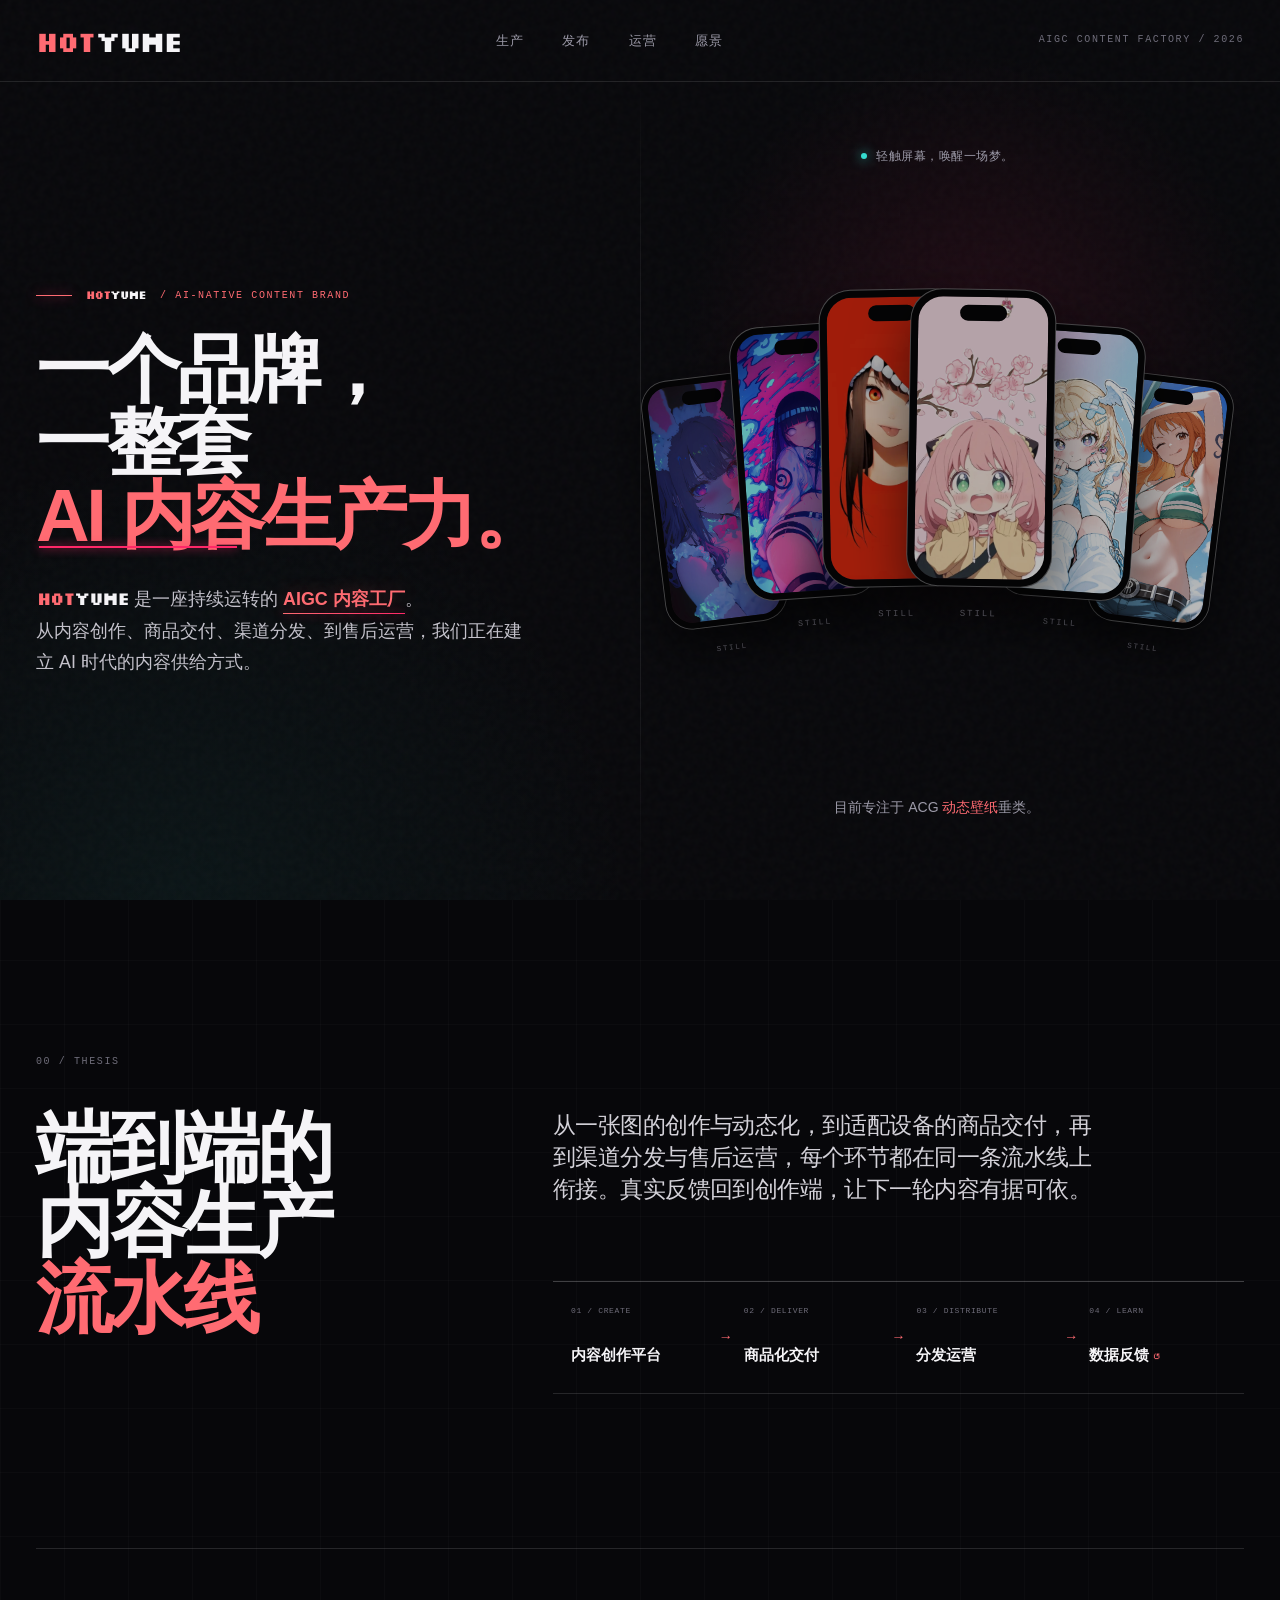
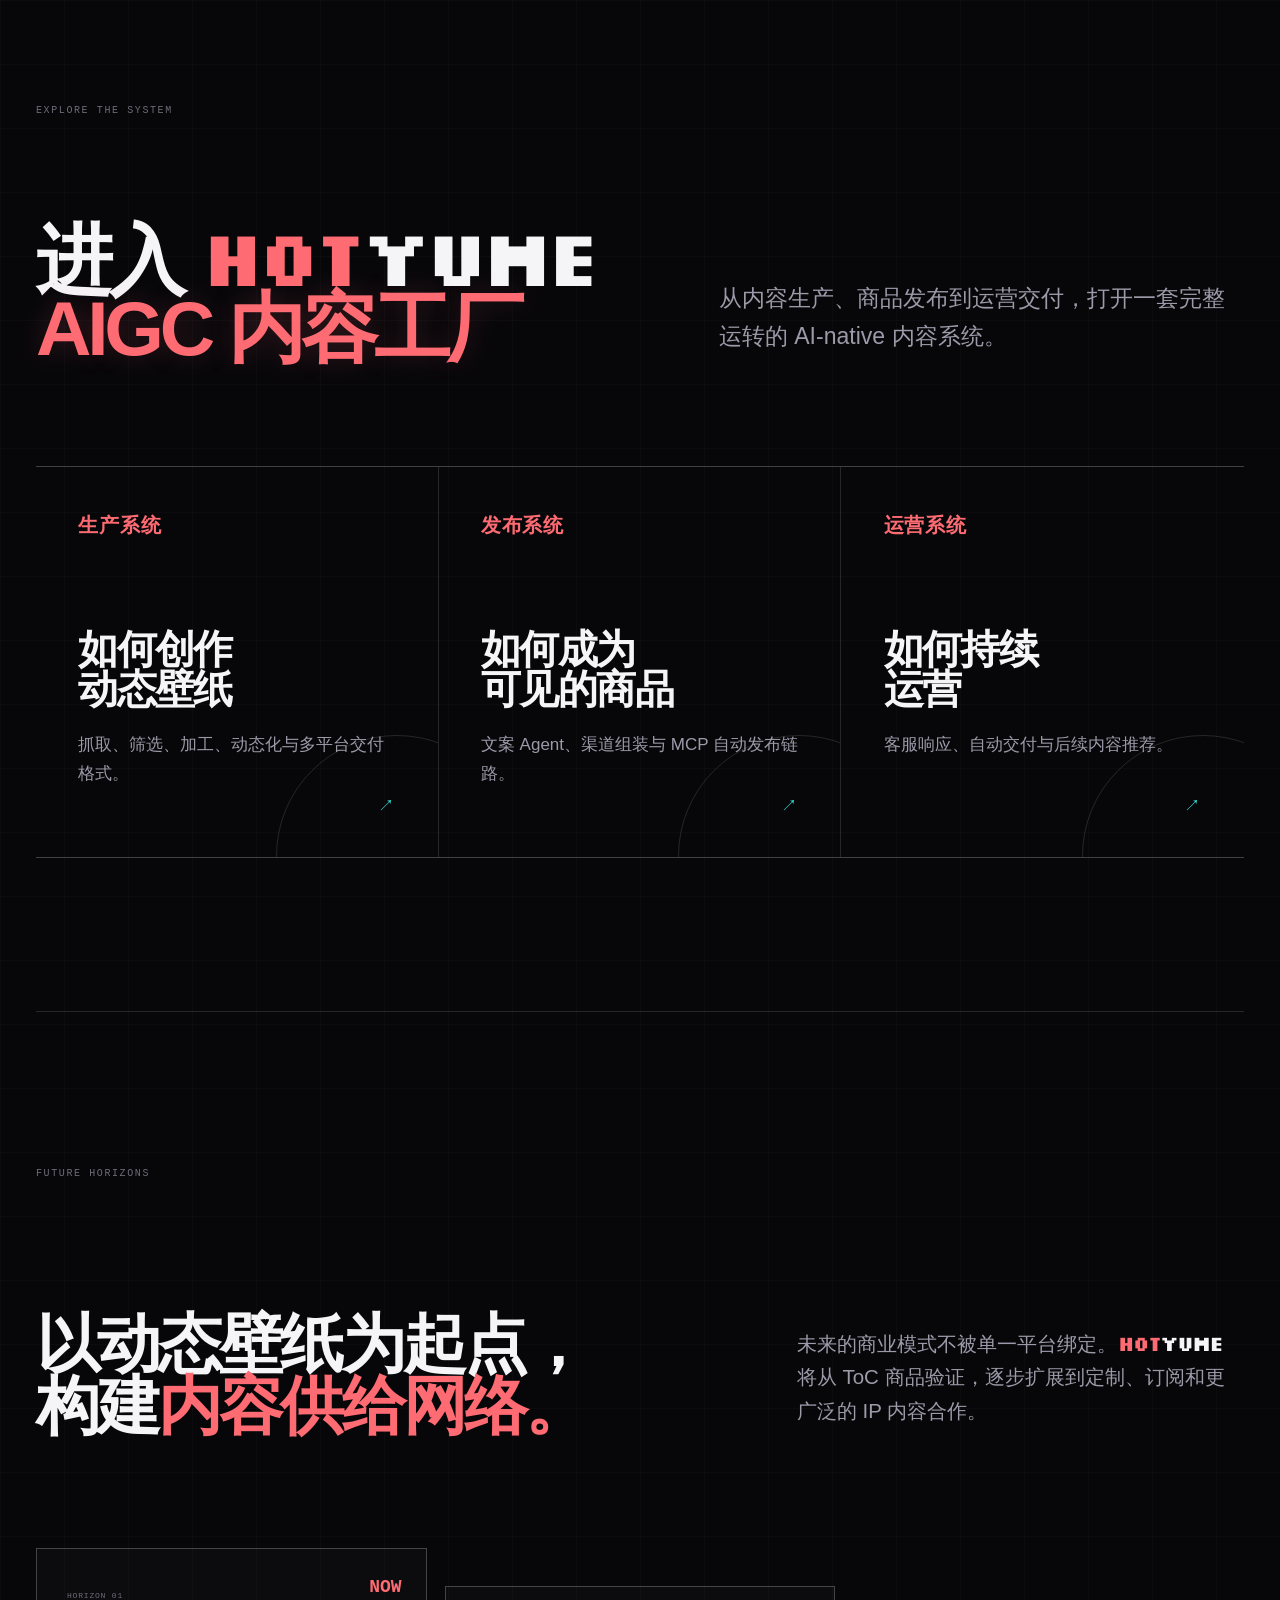
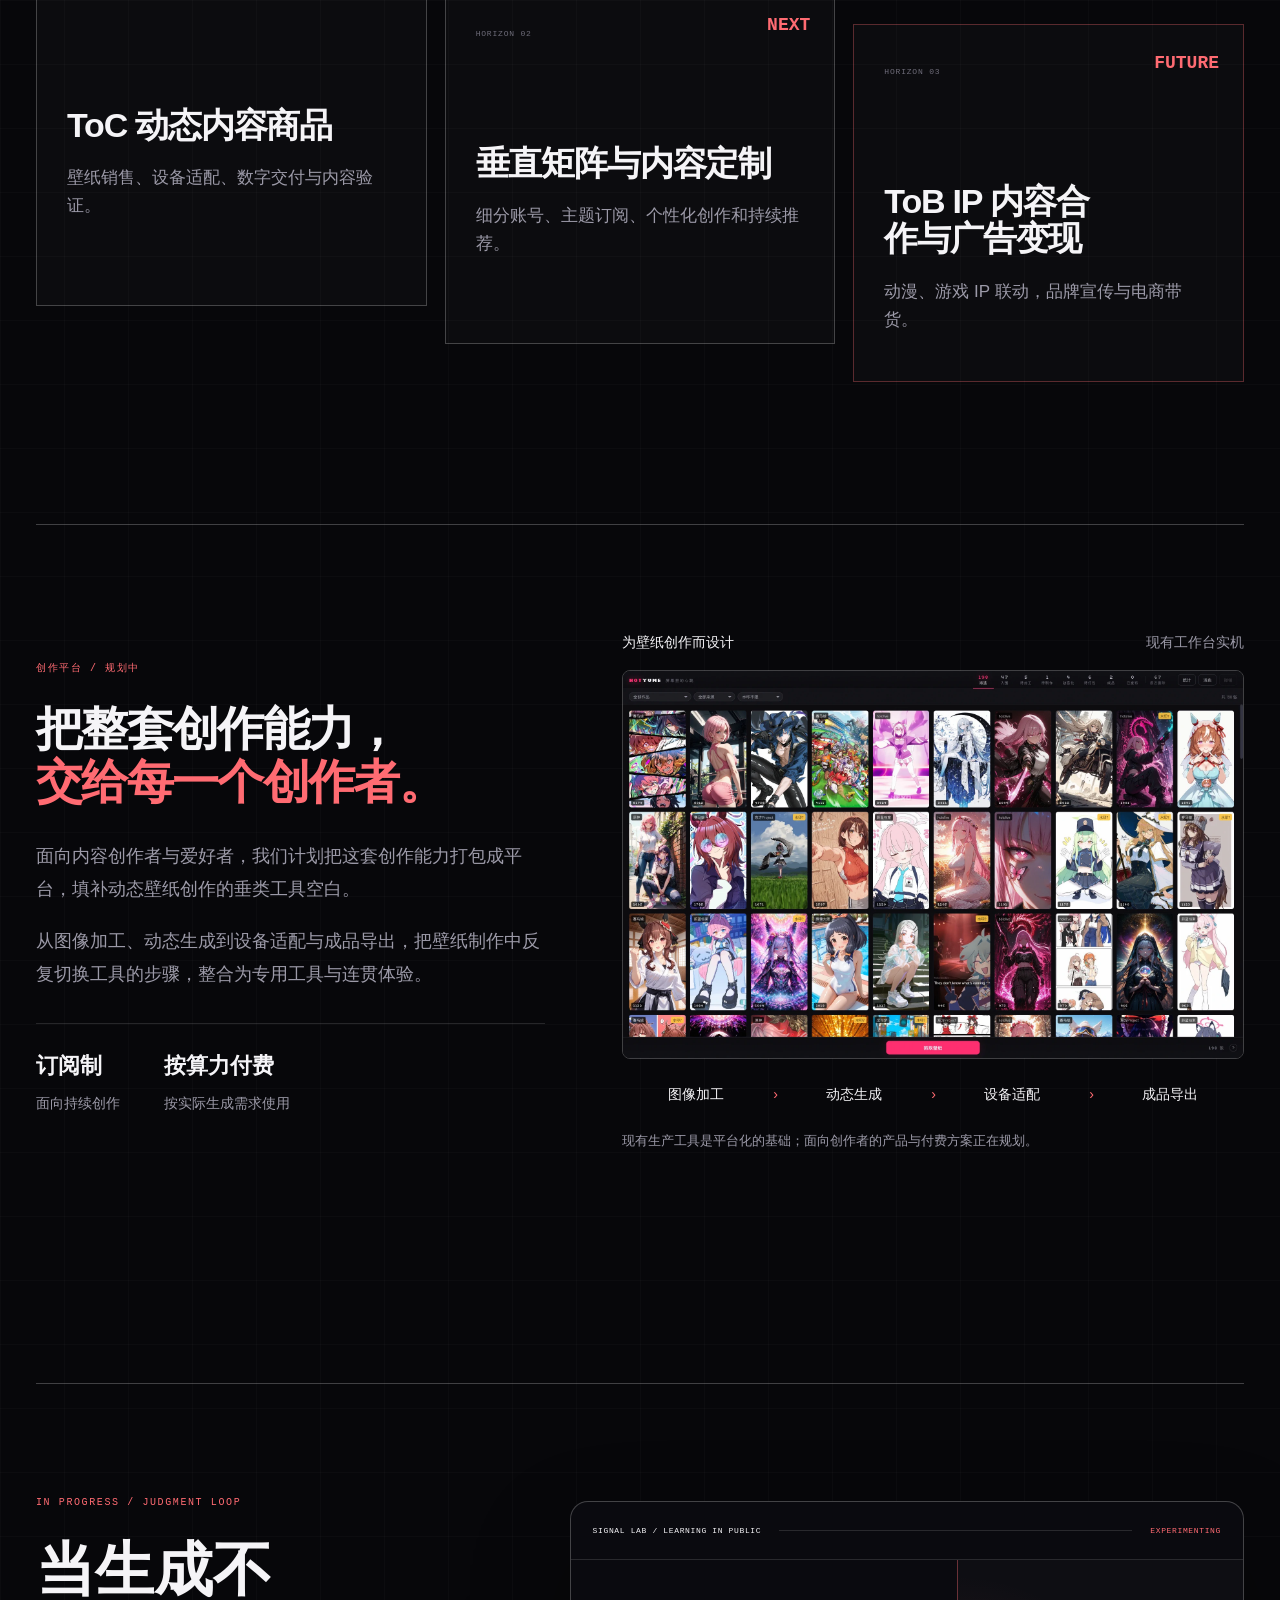
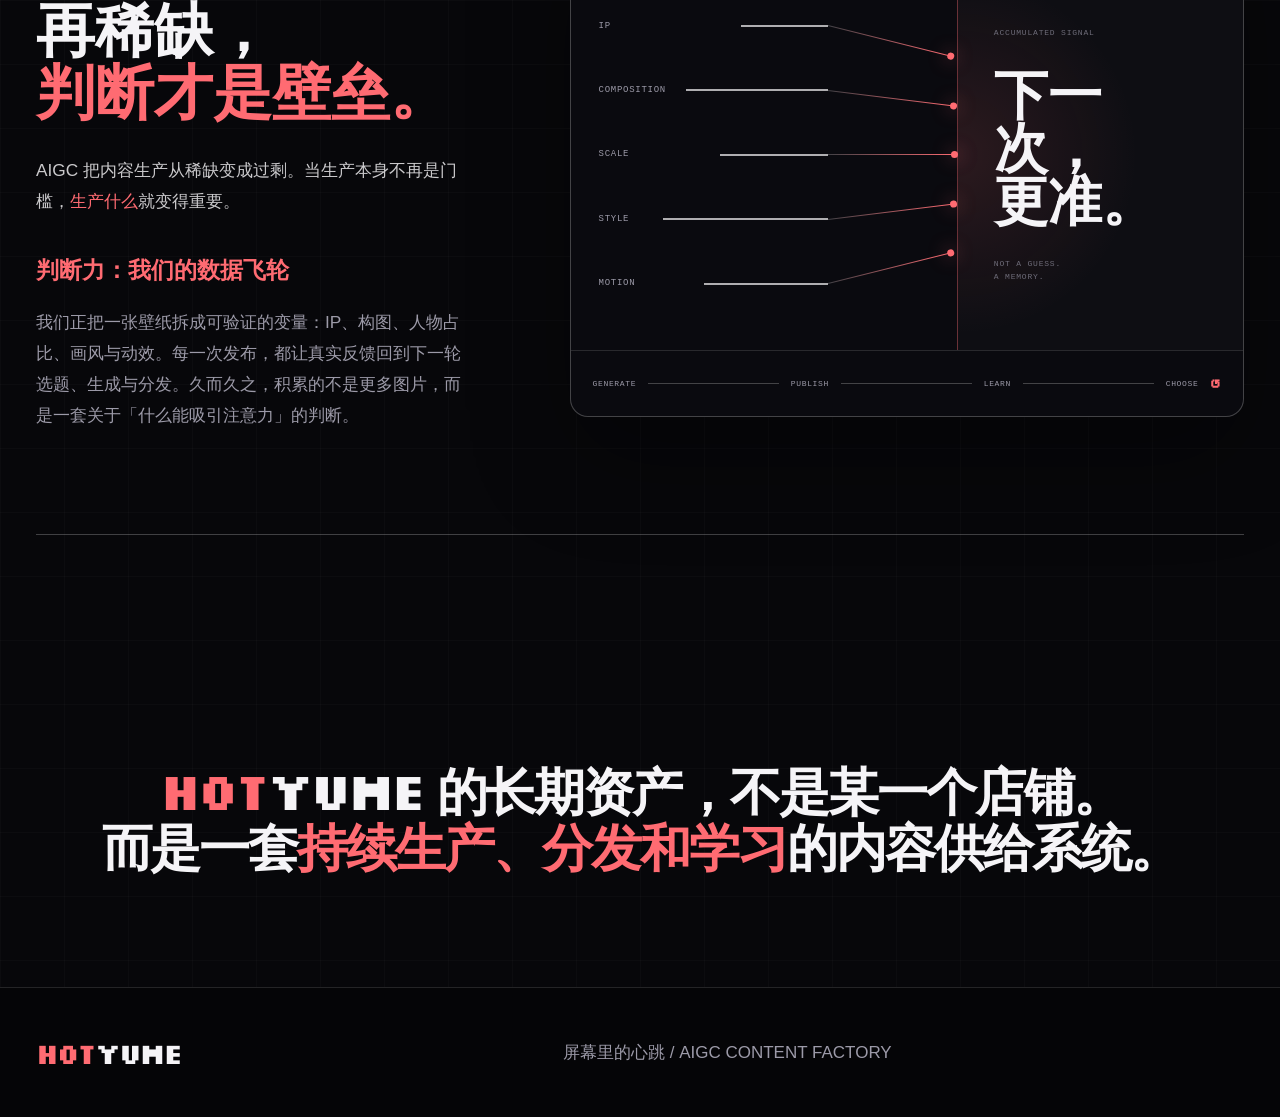
<file: index.html>
<!doctype html>
<html lang="zh-CN">
<head>
  <meta charset="utf-8">
  <meta name="viewport" content="width=device-width, initial-scale=1">
  <meta name="description" content="HotYume — 为动态内容而生的 AIGC 内容工厂。">
  <title>HotYume — AIGC 内容工厂</title>
  <script>
    if (location.protocol === 'file:') {
      const target = new URL('http://127.0.0.1:8911/');
      target.hash = location.hash;
      location.replace(target.href);
    }
  </script>
  <link rel="icon" href="data:image/svg+xml,%3Csvg xmlns='http://www.w3.org/2000/svg' viewBox='0 0 64 64'%3E%3Crect width='64' height='64' rx='14' fill='%2307070a'/%3E%3Cpath d='M14 15h10v12h16V15h10v34H40V36H24v13H14z' fill='%23ff6b72'/%3E%3C/svg%3E">
  <link rel="stylesheet" href="assets/base.css?v=20260926i">
  <link rel="stylesheet" href="assets/production.css?v=20260824a">
  <link rel="stylesheet" href="assets/commercial.css?v=20260926a">
  <link rel="stylesheet" href="assets/factory.css?v=20260926a">
  <link rel="stylesheet" href="assets/creator-platform.css?v=20260926a">
  <link rel="stylesheet" href="assets/responsive.css?v=20260926b">
</head>
<body>
  <a class="skip-link" href="#main">跳到主要内容</a>

  <header class="site-header" data-header>
    <a class="brand hotyume-wordmark hotyume-wordmark--logo" data-hotyume-wordmark href="#hero" aria-label="HotYume 首页">
      <span class="hotyume-wordmark__hot" aria-hidden="true">HOT</span><span class="hotyume-wordmark__yume" aria-hidden="true">YUME</span>
    </a>
    <nav class="top-nav" aria-label="主要导航">
      <a href="factory.html#production">生产</a>
      <a href="factory.html#publishing">发布</a>
      <a href="factory.html#operations">运营</a>
      <a href="#vision">愿景</a>
    </nav>
    <span class="header-mark">AIGC CONTENT FACTORY / 2026</span>
  </header>

  <main id="main">
    <section class="hero" id="hero" aria-labelledby="hero-title">
      <div class="hero-grain" aria-hidden="true"></div>
      <div class="hero-copy">
        <p class="eyebrow"><span class="hotyume-wordmark hotyume-wordmark--utility" data-hotyume-wordmark role="img" aria-label="HotYume"><span class="hotyume-wordmark__hot" aria-hidden="true">HOT</span><span class="hotyume-wordmark__yume" aria-hidden="true">YUME</span></span> / AI-NATIVE CONTENT BRAND</p>
        <h1 id="hero-title">一个品牌，<br>一整套 <em>AI 内容生产力。</em></h1>
        <p class="hero-intro"><span class="hotyume-wordmark hotyume-wordmark--inline" data-hotyume-wordmark role="img" aria-label="HotYume"><span class="hotyume-wordmark__hot" aria-hidden="true">HOT</span><span class="hotyume-wordmark__yume" aria-hidden="true">YUME</span></span> 是一座持续运转的 <strong class="factory-highlight" data-factory-highlight>AIGC 内容工厂</strong>。<br>从内容创作、商品交付、渠道分发、到售后运营，我们正在建立 AI 时代的内容供给方式。</p>
      </div>

      <div class="wallpaper-stage" aria-label="静态与动态壁纸互动展示">
        <p class="stage-hint"><span></span> 轻触屏幕，唤醒一场梦。</p>
        <div class="phone-deck">
          <button class="phone-card phone-card-a" type="button" data-wallpaper-card data-state="still" aria-pressed="false" aria-label="切换 729 壁纸的动态预览">
            <span class="phone-shell">
              <span class="phone-screen asset-slot hero-slot has-real-media" data-asset-slot="hero-wallpaper-01" data-asset-ratio="9:19.6">
                <img class="wallpaper-media wallpaper-still" src="assets/media/wallpapers/729-still.webp" width="720" height="1566" alt="" decoding="async" draggable="false">
                <video class="wallpaper-media wallpaper-live" data-wallpaper-video poster="assets/media/wallpapers/729-still.webp" preload="auto" muted loop playsinline aria-hidden="true">
                  <source src="assets/media/wallpapers/729-live.mp4" type="video/mp4">
                </video>
              </span>
            </span>
            <span class="phone-state">STILL</span>
          </button>

          <button class="phone-card phone-card-b" type="button" data-wallpaper-card data-state="still" aria-pressed="false" aria-label="切换 816 壁纸的动态预览">
            <span class="phone-shell">
              <span class="phone-screen asset-slot hero-slot has-real-media" data-asset-slot="hero-wallpaper-02" data-asset-ratio="9:19.6">
                <img class="wallpaper-media wallpaper-still" src="assets/media/wallpapers/816-still.webp" width="720" height="1566" alt="" decoding="async" draggable="false">
                <video class="wallpaper-media wallpaper-live" data-wallpaper-video poster="assets/media/wallpapers/816-still.webp" preload="auto" muted loop playsinline aria-hidden="true">
                  <source src="assets/media/wallpapers/816-live.mp4" type="video/mp4">
                </video>
              </span>
            </span>
            <span class="phone-state">STILL</span>
          </button>

          <button class="phone-card phone-card-c" type="button" data-wallpaper-card data-state="still" aria-pressed="false" aria-label="切换 009 壁纸的动态预览">
            <span class="phone-shell">
              <span class="phone-screen asset-slot hero-slot has-real-media" data-asset-slot="hero-wallpaper-03" data-asset-ratio="9:19.6">
                <img class="wallpaper-media wallpaper-still" src="assets/media/wallpapers/009-still.webp" width="720" height="1566" alt="" decoding="async" draggable="false">
                <video class="wallpaper-media wallpaper-live" data-wallpaper-video poster="assets/media/wallpapers/009-still.webp" preload="auto" muted loop playsinline aria-hidden="true">
                  <source src="assets/media/wallpapers/009-live.mp4" type="video/mp4">
                </video>
              </span>
            </span>
            <span class="phone-state">STILL</span>
          </button>

          <button class="phone-card phone-card-d" type="button" data-wallpaper-card data-state="still" aria-pressed="false" aria-label="切换 005 壁纸的动态预览">
            <span class="phone-shell">
              <span class="phone-screen asset-slot hero-slot has-real-media" data-asset-slot="hero-wallpaper-04" data-asset-ratio="9:19.6">
                <img class="wallpaper-media wallpaper-still" src="assets/media/wallpapers/005-still.webp" width="720" height="1566" alt="" decoding="async" draggable="false">
                <video class="wallpaper-media wallpaper-live" data-wallpaper-video poster="assets/media/wallpapers/005-still.webp" preload="auto" muted loop playsinline aria-hidden="true">
                  <source src="assets/media/wallpapers/005-live.mp4" type="video/mp4">
                </video>
              </span>
            </span>
            <span class="phone-state">STILL</span>
          </button>

          <button class="phone-card phone-card-e" type="button" data-wallpaper-card data-state="still" aria-pressed="false" aria-label="切换 011 壁纸的动态预览">
            <span class="phone-shell">
              <span class="phone-screen asset-slot hero-slot has-real-media" data-asset-slot="hero-wallpaper-05" data-asset-ratio="9:19.6">
                <img class="wallpaper-media wallpaper-still" src="assets/media/wallpapers/011-still.webp" width="720" height="1566" alt="" decoding="async" draggable="false">
                <video class="wallpaper-media wallpaper-live" data-wallpaper-video poster="assets/media/wallpapers/011-still.webp" preload="auto" muted loop playsinline aria-hidden="true">
                  <source src="assets/media/wallpapers/011-live.mp4" type="video/mp4">
                </video>
              </span>
            </span>
            <span class="phone-state">STILL</span>
          </button>

          <button class="phone-card phone-card-f" type="button" data-wallpaper-card data-state="still" aria-pressed="false" aria-label="切换 002 壁纸的动态预览">
            <span class="phone-shell">
              <span class="phone-screen asset-slot hero-slot has-real-media" data-asset-slot="hero-wallpaper-06" data-asset-ratio="9:19.6">
                <img class="wallpaper-media wallpaper-still" src="assets/media/wallpapers/002-still.webp" width="720" height="1566" alt="" decoding="async" draggable="false">
                <video class="wallpaper-media wallpaper-live" data-wallpaper-video poster="assets/media/wallpapers/002-still.webp" preload="auto" muted loop playsinline aria-hidden="true">
                  <source src="assets/media/wallpapers/002-live.mp4" type="video/mp4">
                </video>
              </span>
            </span>
            <span class="phone-state">STILL</span>
          </button>
        </div>
        <p class="stage-caption">目前专注于 ACG <em>动态壁纸</em>垂类。</p>
      </div>
    </section>

    <section class="thesis section-pad" id="factory" aria-labelledby="factory-title">
      <div class="section-number">00 / THESIS</div>
      <div class="thesis-grid">
        <h2 id="factory-title">端到端的<br>内容生产<em>流水线</em></h2>
        <div class="thesis-body">
          <p class="lead">从一张图的创作与动态化，到适配设备的商品交付，再到渠道分发与售后运营，每个环节都在同一条流水线上衔接。真实反馈回到创作端，让下一轮内容有据可依。</p>
          <ol class="system-loop" aria-label="HotYume 内容闭环">
            <li data-system-step><small>01 / CREATE</small><strong>内容创作平台</strong></li>
            <li data-system-step><small>02 / DELIVER</small><strong>商品化交付</strong></li>
            <li data-system-step><small>03 / DISTRIBUTE</small><strong>分发运营</strong></li>
            <li data-system-step><small>04 / LEARN</small><strong>数据反馈 <span aria-hidden="true">↺</span></strong></li>
          </ol>
        </div>
      </div>
    </section>

    <section class="factory-entry section-pad" id="factory-entry" aria-labelledby="factory-entry-title">
      <div class="factory-entry-head reveal">
        <span class="section-number">EXPLORE THE SYSTEM</span>
        <h2 id="factory-entry-title">进入 <span class="hotyume-wordmark hotyume-wordmark--inline" data-hotyume-wordmark role="img" aria-label="HotYume"><span class="hotyume-wordmark__hot" aria-hidden="true">HOT</span><span class="hotyume-wordmark__yume" aria-hidden="true">YUME</span></span><br><em>AIGC 内容工厂</em></h2>
        <p>从内容生产、商品发布到运营交付，打开一套完整运转的 AI-native 内容系统。</p>
      </div>
      <div class="factory-entry-grid reveal" aria-label="内容工厂三大章节">
        <a href="factory.html#production">
          <span>生产系统</span>
          <h3>如何创作<br>动态壁纸</h3>
          <p>抓取、筛选、加工、动态化与多平台交付格式。</p>
          <b> <i aria-hidden="true">↗</i></b>
        </a>
        <a href="factory.html#publishing">
          <span>发布系统</span>
          <h3>如何成为<br>可见的商品</h3>
          <p>文案 Agent、渠道组装与 MCP 自动发布链路。</p>
          <b> <i aria-hidden="true">↗</i></b>
        </a>
        <a href="factory.html#operations">
          <span>运营系统</span>
          <h3>如何持续<br>运营</h3>
          <p>客服响应、自动交付与后续内容推荐。</p>
          <b> <i aria-hidden="true">↗</i></b>
        </a>
      </div>
    </section>
    <section class="vision section-pad" id="vision" aria-labelledby="vision-title">
      <div class="vision-intro reveal">
        <div class="section-number">FUTURE HORIZONS</div>
        <h2 id="vision-title">以动态壁纸为起点，<br>构建<em>内容供给网络。</em></h2>
        <p>未来的商业模式不被单一平台绑定。<span class="hotyume-wordmark hotyume-wordmark--inline" data-hotyume-wordmark role="img" aria-label="HotYume"><span class="hotyume-wordmark__hot" aria-hidden="true">HOT</span><span class="hotyume-wordmark__yume" aria-hidden="true">YUME</span></span> 将从 ToC 商品验证，逐步扩展到定制、订阅和更广泛的 IP 内容合作。</p>
      </div>
      <div class="horizons reveal">
        <article><span>HORIZON 01</span><b>NOW</b><h3>ToC 动态内容商品</h3><p>壁纸销售、设备适配、数字交付与内容验证。</p></article>
        <article><span>HORIZON 02</span><b>NEXT</b><h3>垂直矩阵与内容定制</h3><p>细分账号、主题订阅、个性化创作和持续推荐。</p></article>
        <article><span>HORIZON 03</span><b>FUTURE</b><h3>ToB IP 内容合作与广告变现</h3><p>动漫、游戏 IP 联动，品牌宣传与电商带货。</p></article>
      </div>
      <article class="creator-platform reveal" id="creator-platform" aria-labelledby="creator-platform-title">
        <div class="platform-copy">
          <p class="kicker">创作平台 / 规划中</p>
          <h3 id="creator-platform-title">把整套创作能力，<br><em>交给每一个创作者。</em></h3>
          <p>面向内容创作者与爱好者，我们计划把这套创作能力打包成平台，填补动态壁纸创作的垂类工具空白。</p>
          <p>从图像加工、动态生成到设备适配与成品导出，把壁纸制作中反复切换工具的步骤，整合为专用工具与连贯体验。</p>
          <div class="platform-pricing" aria-label="计划中的付费方式">
            <div><strong>订阅制</strong><span>面向持续创作</span></div>
            <div><strong>按算力付费</strong><span>按实际生成需求使用</span></div>
          </div>
        </div>
        <figure class="platform-preview">
          <div class="platform-preview-head"><span>为壁纸创作而设计</span><span>现有工作台实机</span></div>
          <img src="assets/media/factory/workbench-overview.webp" width="1920" height="1200" loading="lazy" alt="现有壁纸工作台：统一浏览、筛选与管理创作素材">
          <ol aria-label="平台创作流程"><li>图像加工</li><li>动态生成</li><li>设备适配</li><li>成品导出</li></ol>
          <figcaption>现有生产工具是平台化的基础；面向创作者的产品与付费方案正在规划。</figcaption>
        </figure>
      </article>
      <article class="judgment-lab reveal" aria-labelledby="judgment-title">
        <div class="judgment-copy">
          <span class="kicker">IN PROGRESS / JUDGMENT LOOP</span>
          <h3 id="judgment-title">当生成不再稀缺，<em>判断才是壁垒。</em></h3>
          <div class="judgment-story">
            <p>AIGC 把内容生产从稀缺变成过剩。当生产本身不再是门槛，<em>生产什么</em>就变得重要。</p>
            <h4>判断力：我们的数据飞轮</h4>
            <p>我们正把一张壁纸拆成可验证的变量：IP、构图、人物占比、画风与动效。每一次发布，都让真实反馈回到下一轮选题、生成与分发。久而久之，积累的不是更多图片，而是一套关于「什么能吸引注意力」的判断。</p>
          </div>
        </div>
        <div class="judgment-visual" role="img" aria-label="判断力实验图：IP、构图、人物占比、画风和动效五类变量，经过生成、发布和学习，持续校准下一轮内容选择">
          <div class="judgment-visual__head"><span>SIGNAL LAB / LEARNING IN PUBLIC</span><i></i><b>EXPERIMENTING</b></div>
          <div class="judgment-visual__body">
            <div class="judgment-variables" aria-hidden="true">
              <span>IP</span>
              <span>COMPOSITION</span>
              <span>SCALE</span>
              <span>STYLE</span>
              <span>MOTION</span>
            </div>
            <div class="judgment-signals" aria-hidden="true"><i></i><i></i><i></i><i></i><i></i></div>
            <div class="judgment-result"><span>ACCUMULATED SIGNAL</span><strong>下一次，<br>更准。</strong><small>NOT A GUESS.<br>A MEMORY.</small></div>
          </div>
          <div class="judgment-cycle" aria-hidden="true"><span>GENERATE</span><i></i><span>PUBLISH</span><i></i><span>LEARN</span><i></i><span>CHOOSE</span><b>↺</b></div>
        </div>
      </article>
      <blockquote class="closing-thesis reveal"><span class="hotyume-wordmark hotyume-wordmark--inline" data-hotyume-wordmark role="img" aria-label="HotYume"><span class="hotyume-wordmark__hot" aria-hidden="true">HOT</span><span class="hotyume-wordmark__yume" aria-hidden="true">YUME</span></span> 的长期资产，不是某一个店铺。<br>而是一套<em>持续生产、分发和学习</em>的内容供给系统。</blockquote>
    </section>
  </main>

  <footer class="site-footer">
    <div class="brand footer-brand hotyume-wordmark hotyume-wordmark--logo" data-hotyume-wordmark role="img" aria-label="HotYume"><span class="hotyume-wordmark__hot" aria-hidden="true">HOT</span><span class="hotyume-wordmark__yume" aria-hidden="true">YUME</span></div>
    <p>屏幕里的心跳 / AIGC CONTENT FACTORY</p>
  </footer>

  <script type="module" src="assets/site.mjs?v=20260926i"></script>
</body>
</html>
</file>
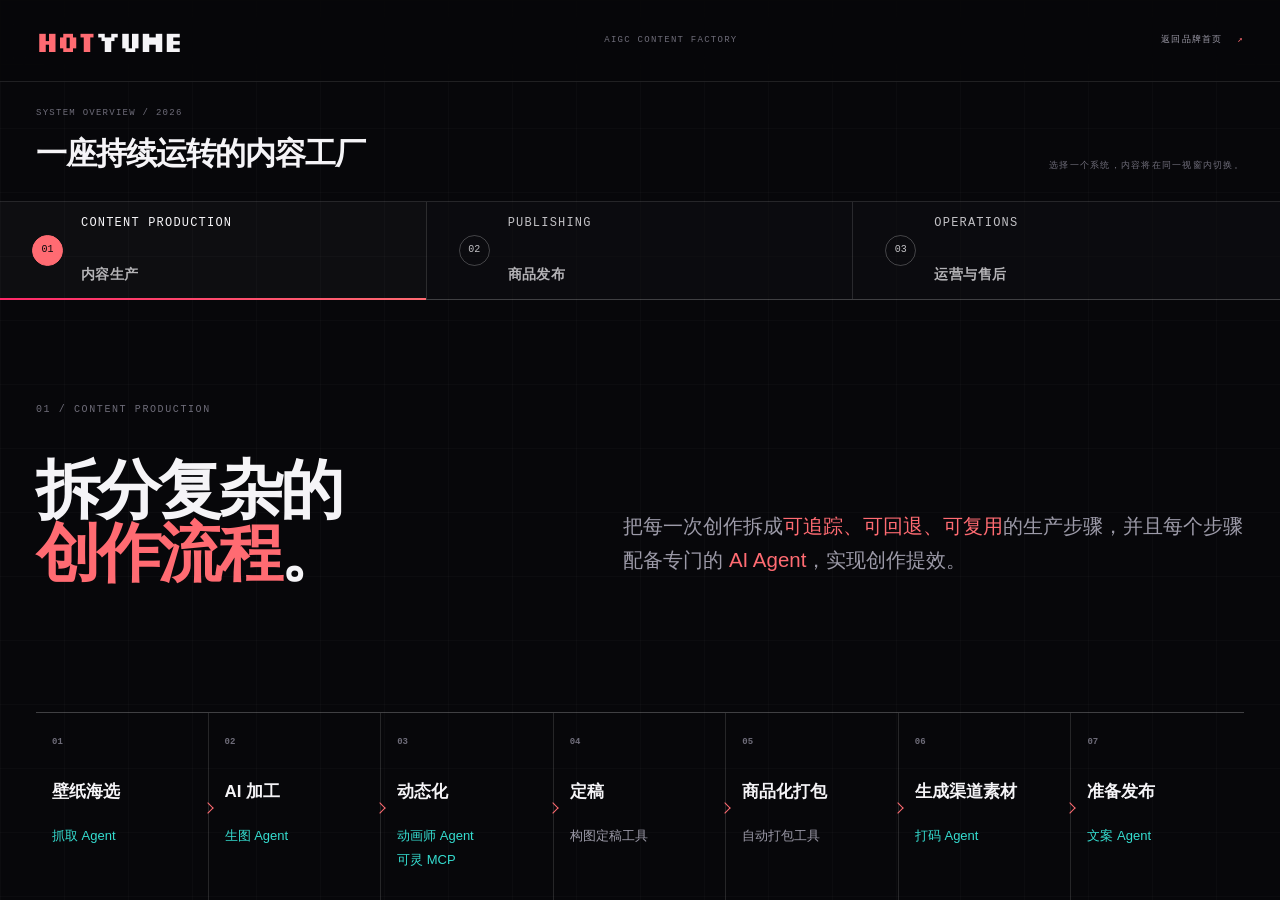
<file: factory.html>
<!doctype html>
<html lang="zh-CN">
<head>
  <meta charset="utf-8">
  <meta name="viewport" content="width=device-width, initial-scale=1">
  <meta name="description" content="HotYume AIGC 内容工厂：内容生产、商品发布与运营交付系统。">
  <title>HotYume — AIGC 内容工厂全景</title>
  <link rel="icon" href="data:image/svg+xml,%3Csvg xmlns='http://www.w3.org/2000/svg' viewBox='0 0 64 64'%3E%3Crect width='64' height='64' rx='14' fill='%2307070a'/%3E%3Cpath d='M14 15h10v12h16V15h10v34H40V36H24v13H14z' fill='%23ff6b72'/%3E%3C/svg%3E">
  <link rel="stylesheet" href="assets/base.css?v=20260824j">
  <link rel="stylesheet" href="assets/creation-efficiency.css?v=20260926f">
  <link rel="stylesheet" href="assets/production.css?v=20260926k">
  <link rel="stylesheet" href="assets/mask-flow.css?v=20260823a">
  <link rel="stylesheet" href="assets/livp-lab.css?v=20260823a">
  <link rel="stylesheet" href="assets/brand-store.css?v=20260926e">
  <link rel="stylesheet" href="assets/recommendation-lab.css?v=20260824a">
  <link rel="stylesheet" href="assets/commercial.css?v=20260926e">
  <link rel="stylesheet" href="assets/factory.css?v=20260926k">
  <link rel="stylesheet" href="assets/responsive.css?v=20260926k">
</head>
<body class="factory-page">
  <a class="skip-link" href="#factory-content">跳到工厂内容</a>

  <header class="site-header factory-site-header">
    <a class="brand hotyume-wordmark hotyume-wordmark--logo" data-hotyume-wordmark href="index.html" aria-label="返回 HotYume 首页">
      <span class="hotyume-wordmark__hot" aria-hidden="true">HOT</span><span class="hotyume-wordmark__yume" aria-hidden="true">YUME</span>
    </a>
    <span class="factory-header-title">AIGC CONTENT FACTORY</span>
    <a class="factory-back" href="index.html#factory-entry">返回品牌首页 <span aria-hidden="true">↗</span></a>
  </header>

  <main class="factory-shell" id="factory-content">
    <div class="factory-console-head">
      <div>
        <span>SYSTEM OVERVIEW / 2026</span>
        <strong>一座持续运转的内容工厂</strong>
      </div>
      <p>选择一个系统，内容将在同一视窗内切换。</p>
    </div>

    <div class="factory-tabs" role="tablist" aria-label="内容工厂三大系统" data-factory-tabs>
      <button type="button" role="tab" id="tab-production" aria-controls="production" aria-selected="true" class="is-active" data-factory-target="production">
        <span>01</span><strong>Content Production</strong><small>内容生产</small>
      </button>
      <button type="button" role="tab" id="tab-publishing" aria-controls="publishing" aria-selected="false" tabindex="-1" data-factory-target="publishing">
        <span>02</span><strong>Publishing</strong><small>商品发布</small>
      </button>
      <button type="button" role="tab" id="tab-operations" aria-controls="operations" aria-selected="false" tabindex="-1" data-factory-target="operations">
        <span>03</span><strong>Operations</strong><small>运营与售后</small>
      </button>
    </div>

    <div class="factory-scroll" data-factory-scroll>
      <section class="chapter factory-panel section-pad is-active" id="production" role="tabpanel" aria-labelledby="tab-production" aria-hidden="false" data-factory-panel="production">
        <header class="chapter-head reveal">
          <div class="section-number">01 / CONTENT PRODUCTION</div>
          <h2 id="production-title">拆分复杂的<br><span class="title-accent">创作流程</span>。</h2>
          <p>把每一次创作拆成<span class="title-accent">可追踪、可回退、可复用</span>的生产步骤，并且每个步骤配备专门的 <span class="title-accent">AI Agent</span>，实现创作提效。</p>
        </header>

        <div class="pipeline reveal" aria-label="内容生产七阶段及对应 Agent 与工具">
          <div class="pipeline-main">
            <div><b>01</b><span>壁纸海选</span><small>抓取 Agent</small></div>
            <div><b>02</b><span>AI 加工</span><small>生图 Agent</small></div>
            <div><b>03</b><span>动态化</span><small>动画师 Agent<br>可灵 MCP</small></div>
            <div><b>04</b><span>定稿</span><small class="pipeline-tool">构图定稿工具</small></div>
            <div><b>05</b><span>商品化打包</span><small class="pipeline-tool">自动打包工具</small></div>
            <div><b>06</b><span>生成渠道素材</span><small>打码 Agent</small></div>
            <div><b>07</b><span>准备发布</span><small>文案 Agent</small></div>
          </div>
        </div>

        <article class="showcase showcase-workbench reveal">
          <div class="showcase-copy">
            <span class="kicker">THE PRODUCTION OS</span>
            <h3>一整套生产流程，被收进同一个工作台。</h3>
            <p>原本散落在文件夹、脚本和平台之间的动作，现在拥有统一阶段、清晰状态和可恢复历史。创作可以快，但每一步仍然可控。</p>
            <ul class="feature-list">
              <li><span>01</span>全阶段移动与逐步撤销</li>
              <li><span>02</span>锁屏构图安全区与细节检查</li>
              <li><span>03</span>候选对比、非破坏采用与版本恢复</li>
              <li><span>04</span>生成参数在人确认后才提交</li>
            </ul>
          </div>
          <div class="browser-placeholder asset-slot factory-shot-frame" data-asset-slot="workbench-overview" data-asset-ratio="16:10">
            <img class="factory-real-shot" src="assets/media/factory/workbench-overview.webp?v=20260823b" alt="HotYume 工作台海选池实机界面" width="1920" height="1200" loading="lazy" decoding="async">
          </div>
        </article>

        <article class="creation-efficiency reveal" aria-labelledby="efficiency-title">
          <header class="creation-efficiency__head">
            <span class="kicker">创作提效</span>
            <h3 id="efficiency-title">更短的制作时间，<br><em>更低的生成成本。</em></h3>
            <p>把分散的制作步骤整合进创作平台，在持续迭代中，缩短单张动态壁纸产品的制作时间，降低生成成本。</p>
          </header>
          <div class="efficiency-comparisons">
            <section class="efficiency-comparison" aria-labelledby="efficiency-time-title">
              <h4 id="efficiency-time-title">单张制作时间</h4>
              <div class="efficiency-comparison__values">
                <div class="efficiency-before"><p>传统手工制作</p><div><strong>6+</strong><span>小时</span></div><small>最快完成</small></div>
                <span class="efficiency-arrow" aria-hidden="true">→</span>
                <div class="efficiency-after"><p>使用创作平台</p><div><strong>5</strong><span>min 内</span></div><small>最快完成</small></div>
              </div>
            </section>
            <section class="efficiency-comparison" aria-labelledby="efficiency-cost-title">
              <h4 id="efficiency-cost-title">单张生成成本</h4>
              <div class="efficiency-comparison__values">
                <div class="efficiency-before"><p>早期生成与测试</p><div><strong>20–30</strong><span>元</span></div></div>
                <span class="efficiency-arrow" aria-hidden="true">→</span>
                <div class="efficiency-after"><p>持续迭代优化后</p><div><strong>5</strong><span>元内</span></div></div>
              </div>
            </section>
          </div>
        </article>

        <div class="agent-stack">
          <article class="agent-row reveal">
            <div class="agent-index">AGENT / 01</div>
            <div class="agent-copy">
              <span class="kicker">DISCOVERY</span>
              <h3>壁纸抓取 Agent</h3>
              <p>理解需求、核验 IP、过滤风险内容，再让真正合格的素材进入海选。</p>
              <div class="logic-tags"><span>3 SOURCES</span><span>IP EVIDENCE</span><span>QUALITY RACE</span><span>SAFE INTAKE</span></div>
            </div>
            <div class="agent-visual asset-slot factory-shot-frame" data-asset-slot="crawler-agent-ui" data-asset-ratio="16:10">
              <img class="factory-real-shot" src="assets/media/factory/crawler-agent.webp?v=20260823b" alt="壁纸抓取 Agent 实机界面" width="1920" height="1200" loading="lazy" decoding="async">
            </div>
          </article>

          <article class="agent-row reveal">
            <div class="agent-index">AGENT / 02</div>
            <div class="agent-copy">
              <span class="kicker">IMAGE LAB</span>
              <h3>图像加工 Agent</h3>
              <ul class="image-agent-scenarios">
                <li>画质增强</li>
                <li>无损扩图</li>
                <li>替换人物</li>
                <li>去水印</li>
              </ul>
            </div>
            <div class="agent-visual asset-slot factory-shot-frame" data-asset-slot="image-agent-before-after" data-asset-ratio="1864:883" style="aspect-ratio: 1864 / 883">
              <img class="factory-real-shot" src="assets/media/factory/image-agent.webp?v=20260926j" alt="深色图像加工 Agent 实机界面：原图与替换为胡桃的第4轮候选2并排对比" width="1864" height="883" loading="lazy" decoding="async">
            </div>
          </article>

          <article class="agent-row reveal">
            <div class="agent-index">AGENT / 03</div>
            <div class="agent-copy">
              <span class="kicker">MOTION DIRECTION</span>
              <h3>二次元动画师 Agent</h3>
              <p>先理解姿势、遮挡和可循环元素，再把视觉意图翻译成可执行参数，为每张图给出轻、中、重三档方案。</p>
              <div class="logic-tags"><span>DIRECTOR</span><span>KLING ADAPTER</span><span>3 MOTION LEVELS</span></div>
            </div>
            <div class="agent-visual asset-slot factory-shot-frame" data-asset-slot="motion-agent-ui" data-asset-ratio="16:10">
              <img class="factory-real-shot" src="assets/media/factory/motion-agent.webp?v=20260823b" alt="二次元动画师 Agent 实机界面" width="1920" height="1200" loading="lazy" decoding="async">
            </div>
          </article>
        </div>

        <article class="compliance reveal" aria-labelledby="compliance-title">
          <div class="compliance-copy">
            <span class="kicker">PLATFORM-SAFE DERIVATIVES</span>
            <h3 id="compliance-title">让合规处理精准覆盖，而不是破坏画面。</h3>
            <p>从固定规则，到多模型定位、SAM2 分割、人工标注样本与持续迭代。合规处理成为一套可复查的视觉决策。</p>
            <div class="evidence-line"><span><b>100</b>人工标注样本</span><span><b>双 Agent</b>持续迭代</span><span><b>50%</b>打码可用率提高</span></div>
          </div>
          <div class="mask-flow" role="img" aria-label="自动打码流程：多模型检测、SAM2 分割、打码 Agent、评价 Agent；未达标自动回流迭代，100 张标准答案持续校准系统">
            <div class="mask-flow__head"><span>AUTOMATED MASKING / DUAL-AGENT LOOP</span><i></i><b>SYSTEM ONLINE</b></div>
            <div class="mask-flow__pipeline">
              <div class="mask-flow__node"><em>01 / DETECT</em><strong>多模型检测</strong><small>WD14 · YOLO · NudeNet</small></div>
              <i class="mask-flow__arrow" aria-hidden="true"></i>
              <div class="mask-flow__node"><em>02 / SEGMENT</em><strong>SAM2 分割</strong><small>提取像素级精确轮廓</small></div>
              <i class="mask-flow__arrow" aria-hidden="true"></i>
              <div class="mask-flow__node is-maker"><em>AGENT / 01</em><strong>打码 Agent</strong><small>生成角度与覆盖方案</small></div>
              <i class="mask-flow__arrow" aria-hidden="true"></i>
              <div class="mask-flow__node is-judge"><em>AGENT / 02</em><strong>评价 Agent</strong><small>定向验证像素覆盖率</small></div>
            </div>
            <div class="mask-flow__loop" aria-hidden="true"><span>未达标 / RETRY</span><b>↺</b></div>
            <div class="mask-flow__learning">
              <div><em>FEW-SHOT LIBRARY</em><strong>100 张标准答案</strong><small>学习角度、覆盖度、不遮脸与不重叠</small></div>
              <div class="mask-flow__feed" aria-hidden="true"><span>CALIBRATE AGENT</span><i>↗</i></div>
              <div class="mask-flow__output"><em>PASS</em><strong>输出合规版本</strong><small>通过评价 Agent 后进入商品包装</small></div>
            </div>
          </div>
        </article>

        <article class="reverse reveal">
          <div class="reverse-copy">
            <span class="kicker">REVERSE ENGINEERING / LIVP</span>
            <h3>没有现成 Know-how，<br>就用 80+ 轮实验，<br>跑通一条交付链路。</h3>
            <p>围绕命名、容器、字节偏移与 UUID 做了 80+ 轮可复验实验，最终让 Live Photo 从电脑打包，经手机云端进入 iOS 相册后仍可被识别与播放。</p>
          </div>
          <div class="livp-lab" role="img" aria-label="LIVP 逆向工程实验台：经过 80+ 轮实验，逐项破解文件命名、无压缩容器、56 字节动态偏移和 HEIC MOV 共同内容标识，最终通过电脑云端、手机云端与 iOS 相册验证并成功播放 Live Photo">
            <div class="livp-lab__head"><span>BLACK BOX LAB / FORMAT RECONSTRUCTION</span><i></i><b>80+ EXPERIMENT ROUNDS</b></div>
            <div class="livp-lab__tests" aria-hidden="true"><span class="fail">A</span><span class="fail">B</span><span class="fail">C</span><span>G</span><span class="fail">N</span><span class="fail">Y</span><span class="fail">AA</span><span>AV1</span><span class="fail">AW4</span><span class="pass">AX</span><span class="pass">AZ</span><span class="pass">BA</span></div>
            <div class="livp-lab__core">
              <div class="livp-lab__pair">
                <div><em>STATIC ASSET</em><strong>HEIC</strong><small>goLive 原始输出</small></div>
                <span>＝ UUID ＝</span>
                <div><em>MOTION ASSET</em><strong>MOV</strong><small>不压缩 · 不转码</small></div>
              </div>
              <i class="livp-lab__core-arrow" aria-hidden="true"></i>
              <div class="livp-lab__container"><em>REBUILT CONTAINER</em><strong>.LIVP</strong><code>02 FILES / OFFSET MAP / ID LINK</code></div>
            </div>
            <div class="livp-lab__rules">
              <div><em>01</em><strong>17-DIGIT NAME</strong><small>[Ll]ive_ + 精确 17 位数字</small></div>
              <div><em>02</em><strong>ZIP_STORED</strong><small>version 20 · extra empty</small></div>
              <div><em>03</em><strong>56-BYTE COMMENT</strong><small>文件偏移与大小动态计算</small></div>
              <div><em>04</em><strong>CONTENT IDENTIFIER</strong><small>HEIC / MOV UUID 必须一致</small></div>
            </div>
            <div class="livp-lab__validation"><span>电脑云端</span><i></i><span>手机云端</span><i></i><span>iOS 相册</span><i></i><strong>LIVE</strong></div>
          </div>
        </article>
      </section>

      <section class="chapter factory-panel section-pad chapter-publishing" id="publishing" role="tabpanel" aria-labelledby="tab-publishing" aria-hidden="true" data-factory-panel="publishing" hidden>
        <header class="chapter-head reveal">
          <div class="section-number">02 / PUBLISHING</div>
          <h2 id="publishing-title">成品不是终点。<br>它还要变成被看见的<span class="title-accent">商品</span>。</h2>
          <p>同一份内容资产被重新组织成平台需要的封面、文案、标签与发布动作。小红书是第一个商业化验证窗口，不是最终边界。</p>
        </header>

        <article class="store-intro reveal" aria-labelledby="store-intro-title">
          <div class="store-intro__shot">
            <div class="store-intro__browser-bar"><i></i><i></i><i></i><span>XIAOHONGSHU / STOREFRONT</span></div>
            <img src="assets/media/publishing/store.webp?v=20261118" alt="HotYume 小红书店铺主页截图" width="900" height="1599" loading="lazy" decoding="async">
          </div>
          <div class="store-intro__copy">
            <span class="kicker">COMMERCIAL VALIDATION / 01</span>
            <h3 id="store-intro-title"><span class="hotyume-wordmark hotyume-wordmark--inline store-intro__wordmark" data-hotyume-wordmark role="img" aria-label="HotYume"><span class="hotyume-wordmark__hot" aria-hidden="true">HOT</span><span class="hotyume-wordmark__yume" aria-hidden="true">YUME</span></span> 店铺</h3>
            <p class="store-intro__lead">从动态壁纸创作到真实订单，在小红书验证内容偏好、商品表达与自动交付。</p>
            <dl class="store-metrics" aria-label="小红书店铺销售数据">
              <div><dt>上线时间</dt><dd><time datetime="2026-06" aria-label="2026 年 6 月">2026.06</time></dd></div>
              <div><dt>累计发布壁纸产品</dt><dd><strong>40+</strong><span>款</span></dd></div>
              <div><dt>累计售出</dt><dd><strong>700+</strong><span>单</span></dd></div>
              <div><dt>单图最高售出</dt><dd><strong>100+</strong><span>单</span></dd></div>
            </dl>
            <small class="store-intro__notice">*由于平台监管加强，店铺暂时无法访问，正在申诉中</small>
          </div>
        </article>

        <article class="brand-system reveal" aria-labelledby="brand-system-title">
          <div class="brand-system__head">
            <div><span class="kicker">BRAND SYSTEM / VISUAL LANGUAGE</span><h3 id="brand-system-title">不只是上架内容，<br>而是建立可被记住的品牌。</h3></div>
            <p>从 Logo、像素字标到贴纸、作品编号牌，统一视觉语言贯穿店铺主页、商品包装与交付素材，让每一次内容触达都在积累品牌识别。</p>
          </div>
          <div class="brand-system__assets">
            <figure class="brand-asset brand-asset--neon"><img src="assets/media/publishing/logo-neon.webp" alt="HotYume 霓虹品牌 Logo" width="1100" height="1100" loading="lazy" decoding="async"><figcaption><span>01 / PRIMARY MARK</span><strong>霓虹主标</strong></figcaption></figure>
            <figure class="brand-asset brand-asset--black"><img src="assets/media/publishing/logo-black.webp" alt="HotYume 黑色品牌 Logo" width="1100" height="1100" loading="lazy" decoding="async"><figcaption><span>02 / MONO MARK</span><strong>单色标识</strong></figcaption></figure>
            <figure class="brand-asset brand-asset--sticker"><img src="assets/media/publishing/sticker-oval.webp" alt="HotYume 粉色蝴蝶结品牌贴纸" width="1000" height="571" loading="lazy" decoding="async"><figcaption><span>03 / PACKAGING</span><strong>交付贴纸</strong></figcaption></figure>
            <figure class="brand-asset brand-asset--watermark"><img src="assets/media/publishing/watermark-white.webp" alt="HotYume 作品编号与水印视觉" width="1500" height="1000" loading="lazy" decoding="async"><figcaption><span>04 / ASSET ID</span><strong>作品编号牌</strong></figcaption></figure>
          </div>
        </article>

        <h3 class="publishing-subtitle publishing-subtitle--agent reveal" id="publish-agent-title">发布 Agent</h3>
        <div aria-labelledby="publish-agent-title" class="publish-demo reveal" data-publish-demo data-step="product">
          <figure class="publish-product publish-product--real" data-asset-slot="nami-summer-product" data-asset-ratio="3:5">
            <span class="asset-index">PRODUCT / NAMI SUMMER</span>
            <img src="assets/media/publishing/nami-summer-product.webp" alt="娜美夏日动态壁纸原图" width="768" height="1280" loading="lazy" decoding="async">
            <figcaption><b>娜美 · 夏日版</b><small>LIVE WALLPAPER / SUMMER</small></figcaption>
          </figure>
          <div class="publish-arrow"><i></i><span>MCP FLOW</span></div>
          <div class="publish-console">
            <div class="console-top"><span><span class="hotyume-wordmark hotyume-wordmark--utility" data-hotyume-wordmark role="img" aria-label="HotYume"><span class="hotyume-wordmark__hot" aria-hidden="true">HOT</span><span class="hotyume-wordmark__yume" aria-hidden="true">YUME</span></span> COPY AGENT</span><b data-publish-status>READY</b></div>
            <div class="console-body">
              <div class="console-step is-active" data-publish-panel="product"><span>INPUT / NAMI · SUMMER</span><h3>从娜美夏日动态壁纸开始</h3><p>Agent 读取角色、夏日场景、动态卖点与 iPhone 适配信息，准备生成平台内容。</p></div>
              <div class="console-step console-step--copy" data-publish-panel="copy" hidden>
                <span>COPY GENERATED</span>
                <h3>AI动态壁纸 · 娜美夏日版</h3>
                <div class="generated-copy-body">
                  <p>用 AI 给娜美做了一张夏日风格的动态锁屏壁纸🌊</p>
                  <p>可灵 AI 生成，正放 + 倒放无缝循环，挂在锁屏上会一直动。</p>
                  <p>海风、发丝和光影都做了轻微循环，画面有呼吸感，但不会晃得眼花。</p>
                  <p>交付包含动态壁纸和高清静态版，iPhone 设置后长按锁屏即可播放。喜欢娜美和海贼王的朋友可以先收藏，想看其他角色也欢迎留言。</p>
                </div>
                <div class="tag-row"><b>#AI动态壁纸</b><b>#娜美</b><b>#海贼王</b><b>#iPhone壁纸</b><b>#实况壁纸</b><b>#锁屏壁纸</b><b>#手机美化</b></div>
              </div>
              <div class="console-step" data-publish-panel="publish" hidden><span>MCP PUBLISHING</span><h3>素材与文案已进入发布队列</h3><div class="send-track"><i></i><i></i><i></i><strong></strong></div><p>娜美夏日商品图、正文与标签按小红书格式组装，并通过 MCP 进入发布动作。</p></div>
              <div class="console-step console-step--result" data-publish-panel="result" data-asset-slot="nami-summer-post-result" data-asset-ratio="720:1432" hidden><span>POST RESULT</span><div class="post-result-frame"><img src="assets/media/publishing/nami-summer-post-result.webp" alt="娜美夏日动态壁纸的小红书发布结果截图" width="720" height="1432" loading="lazy" decoding="async"></div></div>
            </div>
            <button type="button" class="publish-action" data-publish-action>生成发布内容</button>
          </div>
        </div>

        <h3 class="publishing-subtitle publishing-subtitle--channels reveal" id="channel-map-title">发布层：探索更多渠道</h3>
        <div class="channel-map reveal" aria-labelledby="channel-map-title">
          <div><span>CURRENT WINDOW</span><h3>小红书</h3><p>验证内容偏好、商品表达、交付流程与用户反馈。</p></div><i></i>
          <div><span>DISCOVERY</span><h3>Instagram · TikTok · Pinterest</h3><p>让动态内容进入更广泛的视觉发现与短视频分发场景。</p></div><i></i>
          <div><span>OWNED SUPPLY</span><h3>多渠道内容资产</h3><p>渠道可以变化，生产系统与内容供给能力持续沉淀。</p></div>
        </div>
      </section>

      <section class="chapter factory-panel section-pad" id="operations" role="tabpanel" aria-labelledby="tab-operations" aria-hidden="true" data-factory-panel="operations" hidden>
        <header class="chapter-head reveal">
          <div class="section-number">03 / OPERATIONS</div>
          <h2 id="operations-title">让一次购买，成为<span class="title-accent">持续关系</span>。</h2>
          <p>运营 Agent 接住高频咨询、订单交付与后续推荐，让内容规模增长时，服务体验仍然保持一致。</p>
        </header>

        <div class="ops-grid reveal">
          <article class="ops-card ops-support">
            <div class="ops-top"><span>自动回复</span></div>
            <div class="ops-real-shot-frame">
              <img class="ops-real-shot" src="assets/media/operations/auto-reply.webp?v=20260824c" alt="HotYume 店铺运营 Agent 自动回复用户常见问题的实机截图，用户头像已匿名处理" width="851" height="1687" loading="lazy" decoding="async">
            </div>
          </article>

          <article class="ops-card ops-delivery">
            <div class="ops-top"><span>自动发货</span></div>
            <div class="ops-real-shot-frame">
              <img class="ops-real-shot" src="assets/media/operations/auto-delivery.webp" alt="HotYume 店铺订单完成后自动发送壁纸交付链接的实机截图" width="851" height="1684" loading="lazy" decoding="async">
            </div>
          </article>
        </div>

        <article class="recommendation reveal">
          <div>
            <span class="kicker">NEXT / RECOMMENDATION AGENT</span>
            <h3>当相似内容再次出现，主动找到最可能喜欢它的人。</h3>
            <p>未来将结合角色、IP、画风、主色与购买历史，把新发布的壁纸推送给真正相关的用户，而不是做无差别触达。</p>
          </div>
          <div class="recommendation-lab" role="img" aria-label="推荐 Agent 概念实验台：使用合成数据从用户历史中提取 IP、画风、主色、动效和购买历史特征，与新品计算 92% 匹配度，并进入定向推荐队列">
            <div class="recommendation-lab__head"><span>RECOMMENDATION ENGINE / CONCEPT SIMULATION</span><i></i><b>SYNTHETIC DATA</b></div>
            <div class="recommendation-lab__body">
              <section class="recommendation-profile" aria-label="合成用户偏好">
                <div class="recommendation-label"><span>USER / 017</span><b>PROFILE READY</b></div>
                <div class="recommendation-avatar"><span>U</span><i></i></div>
                <div class="recommendation-history" aria-hidden="true"><i></i><i></i><i></i></div>
                <div class="recommendation-profile__meta"><span>3 ORDERS</span><span>6 SAVES</span><span>2 SERIES</span></div>
              </section>
              <section class="recommendation-engine" aria-label="推荐特征分析">
                <div class="recommendation-label"><span>AGENT / VECTOR PROFILE</span><b>LIVE</b></div>
                <div class="recommendation-signals">
                  <div><span>IP</span><i style="--signal:88%"></i><b>0.88</b></div>
                  <div><span>STYLE</span><i style="--signal:94%"></i><b>0.94</b></div>
                  <div><span>COLOR</span><i style="--signal:81%"></i><b>0.81</b></div>
                  <div><span>MOTION</span><i style="--signal:76%"></i><b>0.76</b></div>
                  <div><span>HISTORY</span><i style="--signal:90%"></i><b>0.90</b></div>
                </div>
                <div class="recommendation-vector"><span>ANIME</span><span>NEON</span><span>PINK / CYAN</span><span>SUBTLE LOOP</span></div>
              </section>
              <section class="recommendation-match" aria-label="新品匹配结果">
                <div class="recommendation-label"><span>NEW DROP / 024</span><b>MATCHED</b></div>
                <div class="recommendation-drop" aria-hidden="true"><i></i><i></i><i></i><span>NEW</span></div>
                <div class="recommendation-score"><span>MATCH / 92%</span><i><b></b></i></div>
                <ul><li>同系列内容</li><li>相似视觉风格</li><li>主色高度相关</li></ul>
              </section>
            </div>
            <div class="recommendation-lab__push"><span>RECOMMENDATION QUEUED</span><i></i><strong>TARGETED PUSH</strong><b>→</b><em>USER / 017</em></div>
          </div>
        </article>
      </section>
    </div>
  </main>

  <script type="module" src="assets/site.mjs"></script>
</body>
</html>
</file>
<file: assets/base.css>
@font-face {
  font-family: "HotYume Pixel";
  src: url("fonts/silkscreen-bold.woff2") format("woff2");
  font-style: normal;
  font-weight: 700;
  font-display: swap;
}

:root {
  --void: #07070a;
  --surface: #101016;
  --surface-2: #15151d;
  --surface-3: #1b1b24;
  --paper: #f5f4f7;
  --muted: #9c9aa8;
  --muted-2: #6e6c79;
  --line: rgba(245, 244, 247, 0.13);
  --line-strong: rgba(245, 244, 247, 0.24);
  --hot-coral: #ff6b72;
  --pulse-pink: #ff2868;
  --dream-cyan: #35ddd0;
  --danger: #ff5d62;
  --radius-sm: 8px;
  --radius-md: 18px;
  --radius-lg: 30px;
  --font-body: "Avenir Next", "PingFang SC", "Hiragino Sans GB", sans-serif;
  --font-display: "Avenir Next Condensed", "DIN Condensed", "PingFang SC", sans-serif;
  --font-utility: Menlo, Monaco, "Courier New", monospace;
  --font-brand-pixel: "HotYume Pixel", "Courier New", monospace;
  --ease-out: cubic-bezier(0.2, 0.8, 0.2, 1);
  --page: min(1500px, calc(100vw - 72px));
}

* {
  box-sizing: border-box;
}

html {
  scroll-behavior: smooth;
  background: var(--void);
}

body {
  margin: 0;
  min-width: 320px;
  color: var(--paper);
  background:
    linear-gradient(rgba(255, 255, 255, 0.018) 1px, transparent 1px),
    linear-gradient(90deg, rgba(255, 255, 255, 0.018) 1px, transparent 1px),
    var(--void);
  background-size: 64px 64px;
  font-family: var(--font-body);
  font-size: 17px;
  line-height: 1.65;
  -webkit-font-smoothing: antialiased;
}

button,
a,
input {
  font: inherit;
}

button,
a {
  -webkit-tap-highlight-color: transparent;
}

button:focus-visible,
a:focus-visible,
input:focus-visible {
  outline: 2px solid var(--dream-cyan);
  outline-offset: 4px;
}

a {
  color: inherit;
}

[hidden] {
  display: none !important;
}

.skip-link {
  position: fixed;
  top: 10px;
  left: 10px;
  z-index: 100;
  transform: translateY(-140%);
  padding: 10px 14px;
  color: var(--void);
  background: var(--dream-cyan);
  border-radius: var(--radius-sm);
  text-decoration: none;
}

.skip-link:focus {
  transform: translateY(0);
}

.site-header {
  position: absolute;
  top: 0;
  left: 0;
  z-index: 20;
  display: grid;
  grid-template-columns: auto 1fr auto;
  align-items: center;
  width: 100%;
  height: 82px;
  padding: 0 36px;
  border-bottom: 1px solid rgba(245, 244, 247, 0.11);
}

.brand {
  text-decoration: none;
}

.hotyume-wordmark {
  display: inline-flex;
  align-items: baseline;
  gap: 0;
  max-width: 100%;
  white-space: nowrap;
  line-height: 1;
  vertical-align: baseline;
}

.hotyume-wordmark__hot,
.hotyume-wordmark__yume {
  font-family: var(--font-brand-pixel);
  font-style: normal;
  font-weight: 700;
  font-synthesis: none;
  font-variant-ligatures: none;
  letter-spacing: -0.08em;
  text-rendering: geometricPrecision;
  transform: scaleY(1.12);
  transform-origin: 50% 60%;
  -webkit-font-smoothing: none;
}

.hotyume-wordmark__hot {
  color: var(--hot-coral);
}

.hotyume-wordmark__yume {
  color: var(--paper);
}

.hotyume-wordmark--logo .hotyume-wordmark__hot,
.hotyume-wordmark--logo .hotyume-wordmark__yume {
  font-size: 26px;
}

.hotyume-wordmark--inline {
  gap: 0;
  margin-inline: 0.04em;
  vertical-align: 0.035em;
}

.hotyume-wordmark--inline .hotyume-wordmark__hot,
.hotyume-wordmark--inline .hotyume-wordmark__yume {
  font-size: 0.92em;
}

.hotyume-wordmark--utility {
  gap: 0;
  line-height: 1;
}

.hotyume-wordmark--utility .hotyume-wordmark__hot,
.hotyume-wordmark--utility .hotyume-wordmark__yume {
  font-size: 1.08em;
}

.top-nav {
  display: flex;
  justify-content: center;
  gap: clamp(20px, 3vw, 52px);
}

.top-nav a {
  color: var(--muted);
  font-size: 13px;
  letter-spacing: 0.08em;
  text-decoration: none;
  transition: color 180ms var(--ease-out);
}

.top-nav a:hover {
  color: var(--paper);
}

.header-mark,
.section-number,
.eyebrow,
.kicker {
  font-family: var(--font-utility);
  font-size: 10px;
  letter-spacing: 0.16em;
  text-transform: uppercase;
}

.header-mark {
  color: var(--muted-2);
}

.section-pad {
  width: var(--page);
  margin-inline: auto;
  padding-block: clamp(100px, 12vw, 190px);
}

.hero {
  position: relative;
  display: grid;
  grid-template-columns: minmax(430px, 0.9fr) minmax(560px, 1.1fr);
  min-height: 100svh;
  overflow: hidden;
  padding: 130px max(36px, calc((100vw - 1500px) / 2)) 64px;
  background:
    radial-gradient(circle at 76% 38%, rgba(255, 40, 104, 0.10), transparent 26%),
    radial-gradient(circle at 14% 100%, rgba(53, 221, 208, 0.06), transparent 32%),
    var(--void);
}

.hero::before {
  content: "";
  position: absolute;
  top: 82px;
  bottom: 0;
  left: 50%;
  width: 1px;
  background: linear-gradient(transparent, var(--line), transparent);
}

.hero-grain {
  position: absolute;
  inset: 0;
  pointer-events: none;
  opacity: 0.18;
  background-image: url("data:image/svg+xml,%3Csvg viewBox='0 0 160 160' xmlns='http://www.w3.org/2000/svg'%3E%3Cfilter id='n'%3E%3CfeTurbulence type='fractalNoise' baseFrequency='.82' numOctaves='2' stitchTiles='stitch'/%3E%3C/filter%3E%3Crect width='100%25' height='100%25' filter='url(%23n)' opacity='.16'/%3E%3C/svg%3E");
  mix-blend-mode: screen;
}

.hero-copy {
  position: relative;
  z-index: 2;
  align-self: center;
  max-width: 720px;
  padding-right: clamp(20px, 3.5vw, 60px);
}

.eyebrow,
.kicker {
  color: var(--hot-coral);
}

.eyebrow {
  display: flex;
  align-items: center;
  gap: 14px;
  margin: 0 0 30px;
}

.eyebrow::before {
  content: "";
  width: 36px;
  height: 1px;
  background: var(--hot-coral);
  box-shadow: 0 0 12px var(--pulse-pink);
}

.hero h1,
.chapter-head h2,
.thesis h2,
.moat-head h2,
.vision h2 {
  margin: 0;
  font-family: var(--font-display);
  font-weight: 800;
  letter-spacing: -0.045em;
  line-height: 0.98;
  text-wrap: balance;
}

.hero h1 {
  max-width: 760px;
  font-size: clamp(55px, 5.8vw, 102px);
}

.hero h1 em {
  position: relative;
  color: var(--hot-coral);
  font-style: normal;
  white-space: nowrap;
}

.hero h1 em::after {
  content: "";
  position: absolute;
  right: -15px;
  bottom: 0.12em;
  left: 3px;
  height: 2px;
  transform: scaleX(0.38);
  transform-origin: left;
  background: var(--pulse-pink);
  box-shadow: 0 0 16px var(--pulse-pink);
  animation: underline-pulse 3.6s var(--ease-out) infinite;
}

.hero-intro {
  max-width: 620px;
  margin: 32px 0 0;
  color: #c4c2cb;
  font-size: clamp(17px, 1.4vw, 21px);
  line-height: 1.75;
  text-wrap: pretty;
}

.factory-highlight {
  position: relative;
  display: inline-block;
  color: var(--hot-coral);
  font-weight: 700;
  text-shadow: 0 0 18px rgba(255, 107, 114, 0.3);
}

.factory-highlight::after {
  content: "";
  position: absolute;
  right: 0;
  bottom: 0.08em;
  left: 0;
  height: 1px;
  background: linear-gradient(90deg, var(--hot-coral), var(--pulse-pink));
  box-shadow: 0 0 10px rgba(255, 40, 104, 0.7);
}

.wallpaper-stage {
  position: relative;
  z-index: 2;
  display: flex;
  min-width: 0;
  flex-direction: column;
  justify-content: center;
  padding-left: clamp(22px, 4vw, 70px);
}

.stage-hint {
  display: flex;
  align-items: center;
  justify-content: center;
  width: min(760px, 100%);
  gap: 9px;
  margin: 0 auto 20px;
  color: var(--muted);
  font-size: 12px;
  letter-spacing: 0.04em;
}

.stage-hint span {
  width: 6px;
  height: 6px;
  border-radius: 50%;
  background: var(--dream-cyan);
  box-shadow: 0 0 12px var(--dream-cyan);
  animation: status-blink 2s ease-in-out infinite;
}

.phone-deck {
  display: grid;
  grid-template-columns: repeat(6, minmax(0, 1fr));
  align-items: center;
  width: min(760px, 100%);
  min-height: 590px;
  margin-inline: auto;
  perspective: 1200px;
}

.phone-card {
  --phone-x: 0px;
  --phone-y: 0px;
  --phone-rotate: 0deg;
  --phone-scale: 0.92;
  position: relative;
  z-index: var(--phone-z, 1);
  justify-self: center;
  width: clamp(132px, 11.4vw, 184px);
  padding: 0 0 34px;
  border: 0;
  color: var(--paper);
  background: transparent;
  cursor: pointer;
  filter: brightness(0.72) saturate(0.82);
  transform: translate(var(--phone-x), var(--phone-y)) rotate(var(--phone-rotate)) scale(var(--phone-scale));
  transition: transform 500ms var(--ease-out), filter 500ms var(--ease-out);
}

.phone-card-a {
  --phone-x: 34px;
  --phone-y: 34px;
  --phone-rotate: -7deg;
  --phone-scale: 0.84;
  --phone-z: 1;
}

.phone-card-b {
  --phone-x: 21px;
  --phone-y: -4px;
  --phone-rotate: -4deg;
  --phone-scale: 0.92;
  --phone-z: 2;
}

.phone-card-c {
  --phone-x: 8px;
  --phone-y: -26px;
  --phone-rotate: -1deg;
  --phone-scale: 1;
  --phone-z: 3;
}

.phone-card-d {
  --phone-x: -8px;
  --phone-y: -26px;
  --phone-rotate: 1deg;
  --phone-scale: 1;
  --phone-z: 3;
}

.phone-card-e {
  --phone-x: -21px;
  --phone-y: -4px;
  --phone-rotate: 4deg;
  --phone-scale: 0.92;
  --phone-z: 2;
}

.phone-card-f {
  --phone-x: -34px;
  --phone-y: 34px;
  --phone-rotate: 7deg;
  --phone-scale: 0.84;
  --phone-z: 1;
}

.phone-card:hover,
.phone-card:focus-visible {
  z-index: 8;
  filter: brightness(1);
  transform: translate(var(--phone-x), calc(var(--phone-y) - 18px)) rotate(0) scale(1.05);
}

.phone-deck[data-expanded="true"] .phone-card {
  z-index: var(--phone-z, 1);
  transform: translate(var(--spread-x), var(--phone-y)) rotate(var(--phone-rotate)) scale(var(--spread-scale));
}

.phone-deck[data-expanded="true"] .phone-card[aria-pressed="true"] {
  z-index: 10;
  filter: brightness(1);
  transform: translate(var(--spread-x), var(--phone-y)) rotate(0deg) scale(var(--spread-scale));
}

.stage-caption {
  margin: 20px 0 0;
  color: var(--muted);
  font-size: 14px;
  text-align: center;
}

.thesis h2 em {
  display: block;
  white-space: nowrap;
}

.stage-caption em, .thesis h2 em {
  color: var(--hot-coral);
  font-style: normal;
}

.phone-shell {
  display: block;
  padding: 7px;
  border: 1px solid rgba(245, 244, 247, 0.4);
  border-radius: 32px;
  background: #050507;
  box-shadow: 0 24px 55px rgba(0, 0, 0, 0.55);
}

.phone-screen {
  position: relative;
  display: block;
  aspect-ratio: 1206 / 2622;
  overflow: hidden;
  border-radius: 25px;
  background-color: #16161e;
}

.phone-screen::before {
  content: "";
  position: absolute;
  top: 8px;
  left: 50%;
  z-index: 4;
  width: 36%;
  height: 16px;
  transform: translateX(-50%);
  border-radius: 20px;
  background: #050507;
}

.asset-index,
.asset-spec {
  position: absolute;
  z-index: 5;
  left: 16px;
  color: rgba(245, 244, 247, 0.72);
  font-family: var(--font-utility);
  font-size: 8px;
  letter-spacing: 0.09em;
}

.asset-index {
  top: 40px;
}

.asset-spec {
  bottom: 17px;
  line-height: 1.5;
}

.hero-slot {
  background-image:
    linear-gradient(142deg, rgba(255, 255, 255, 0.08), transparent 35%),
    repeating-linear-gradient(90deg, transparent 0 20px, rgba(255, 255, 255, 0.025) 20px 21px);
}

.hero-slot.has-real-media {
  background-image: none;
}

.wallpaper-media {
  position: absolute;
  inset: 0;
  width: 100%;
  height: 100%;
  object-fit: cover;
  pointer-events: none;
  transition: opacity 320ms ease;
}

.wallpaper-still {
  z-index: 1;
}

.wallpaper-live {
  z-index: 2;
  opacity: 0;
}

.phone-card.is-live .wallpaper-live {
  opacity: 1;
}

.phone-card-a .hero-slot {
  background-color: #201118;
}

.phone-card-b .hero-slot {
  background-color: #0d1e27;
}

.phone-card-c .hero-slot {
  background-color: #1b1729;
}

.phone-card-d .hero-slot {
  background-color: #24131d;
}

.phone-card-e .hero-slot {
  background-color: #10232a;
}

.phone-card-f .hero-slot {
  background-color: #21192d;
}

.placeholder-orbit {
  position: absolute;
  top: 24%;
  left: 50%;
  width: 130%;
  aspect-ratio: 1;
  transform: translateX(-50%);
  border: 1px solid rgba(245, 244, 247, 0.22);
  border-radius: 50%;
}

.placeholder-orbit::before,
.placeholder-orbit::after {
  content: "";
  position: absolute;
  border: 1px solid currentColor;
  border-radius: 50%;
}

.placeholder-orbit::before {
  inset: 13%;
}

.placeholder-orbit::after {
  inset: 31%;
  background: currentColor;
  opacity: 0.08;
}

.orbit-a {
  color: var(--hot-coral);
}

.orbit-b {
  color: var(--dream-cyan);
}

.orbit-c {
  color: #ae8cff;
}

.orbit-d {
  color: #ff8b7e;
}

.orbit-e {
  color: #61d8b6;
}

.orbit-f {
  color: #c69bff;
}

.phone-state {
  position: absolute;
  right: 0;
  bottom: 0;
  left: 0;
  color: var(--muted-2);
  font-family: var(--font-utility);
  font-size: 9px;
  letter-spacing: 0.22em;
  text-align: center;
}

.phone-card.is-live .phone-state {
  color: var(--dream-cyan);
  text-shadow: 0 0 10px var(--dream-cyan);
}

.live-wave {
  position: absolute;
  z-index: 3;
  inset: 0;
  opacity: 0;
  background:
    linear-gradient(105deg, transparent 40%, rgba(255, 255, 255, 0.15) 48%, transparent 56%),
    radial-gradient(circle at 50% 55%, currentColor, transparent 45%);
  background-size: 230% 100%, 100% 100%;
  mix-blend-mode: screen;
}

.phone-card.is-live .placeholder-orbit {
  animation: orbit-breathe 3.3s ease-in-out infinite;
}

.phone-card.is-live .live-wave {
  opacity: 0.34;
  animation: wallpaper-light 4s linear infinite;
}

.thesis {
  border-bottom: 1px solid var(--line);
}

.section-number {
  margin-bottom: 40px;
  color: var(--muted-2);
}

.thesis-grid {
  display: grid;
  grid-template-columns: 0.75fr 1.25fr;
  gap: clamp(40px, 8vw, 140px);
}

.thesis h2 {
  font-size: clamp(54px, 6vw, 104px);
}

.thesis-body .lead {
  max-width: 780px;
  margin: 0;
  color: #d3d1d8;
  font-size: clamp(20px, 1.8vw, 30px);
  font-weight: 500;
  letter-spacing: -0.025em;
  line-height: 1.38;
  text-wrap: balance;
}

.system-loop {
  display: grid;
  grid-template-columns: repeat(4, minmax(0, 1fr));
  gap: 0;
  margin-bottom: 0;
  margin-top: 76px;
  padding: 0;
  border-bottom: 1px solid var(--line);
  list-style: none;
}

.system-loop li {
  position: relative;
  min-width: 0;
  min-height: 112px;
  padding: 22px 18px;
  border-top: 1px solid var(--line-strong);
}

.system-loop li:not(:last-child)::after {
  content: "→";
  position: absolute;
  z-index: 1;
  top: 50%;
  right: 0;
  color: var(--hot-coral);
  font-family: var(--font-utility);
  font-size: 14px;
  transform: translate(50%, -50%);
}

.system-loop small {
  display: block;
  color: var(--muted-2);
  font-family: var(--font-utility);
  font-size: 8px;
  letter-spacing: 0.08em;
}

.system-loop strong {
  display: block;
  margin-top: 25px;
  font-size: clamp(14px, 1.15vw, 18px);
  font-weight: 600;
  white-space: nowrap;
}

.system-loop strong span {
  color: var(--hot-coral);
  font-family: var(--font-utility);
  font-weight: 500;
}
</file>
<file: assets/production.css>
.chapter-rail {
  position: sticky;
  top: 0;
  z-index: 15;
  border-bottom: 1px solid var(--line);
  background: rgba(7, 7, 10, 0.9);
  backdrop-filter: blur(18px);
}

.chapter-rail-inner {
  display: grid;
  grid-template-columns: repeat(3, 1fr);
  width: var(--page);
  margin: auto;
}

.chapter-rail button {
  position: relative;
  min-height: 66px;
  border: 0;
  border-right: 1px solid var(--line);
  color: var(--muted-2);
  background: transparent;
  font-family: var(--font-utility);
  font-size: 10px;
  letter-spacing: 0.09em;
  text-align: left;
  text-transform: uppercase;
  cursor: pointer;
  transition: color 180ms ease, background 180ms ease;
}

.chapter-rail button:first-child {
  border-left: 1px solid var(--line);
}

.chapter-rail button span {
  display: inline-grid;
  place-items: center;
  width: 25px;
  height: 25px;
  margin: 0 12px 0 18px;
  border: 1px solid var(--line-strong);
  border-radius: 50%;
}

.chapter-rail button::after {
  content: "";
  position: absolute;
  right: 0;
  bottom: -1px;
  left: 0;
  height: 2px;
  transform: scaleX(0);
  background: var(--pulse-pink);
  transition: transform 260ms var(--ease-out);
}

.chapter-rail button:hover,
.chapter-rail button.is-active {
  color: var(--paper);
  background: rgba(255, 255, 255, 0.025);
}

.chapter-rail button.is-active span {
  color: var(--void);
  border-color: var(--hot-coral);
  background: var(--hot-coral);
}

.chapter-rail button.is-active::after {
  transform: scaleX(1);
}

.chapter {
  border-bottom: 1px solid var(--line);
}

.chapter-head {
  display: grid;
  grid-template-columns: 1fr minmax(450px, 1.2fr);
  column-gap: 70px;
  align-items: end;
  margin-bottom: clamp(75px, 10vw, 150px);
}

.chapter-head .section-number {
  grid-column: 1 / -1;
}

.chapter-head h2 {
  max-width: 980px;
  font-size: clamp(48px, 5vw, 82px);
}

.title-accent {
  color: var(--hot-coral);
}

.chapter-head p {
  max-width: 640px;
  margin: 0 0 8px;
  color: var(--muted);
  font-size: clamp(18px, 1.6vw, 24px);
  line-height: 1.65;
  text-wrap: pretty;
}

.pipeline {
  border-top: 1px solid var(--line-strong);
  border-bottom: 1px solid var(--line-strong);
}

.pipeline-main {
  display: grid;
  grid-template-columns: repeat(7, 1fr);
}

.pipeline-main div {
  position: relative;
  min-height: 190px;
  padding: 22px 16px;
  border-right: 1px solid var(--line);
}

.pipeline-main div:last-child {
  border-right: 0;
}

.pipeline-main div:not(:last-child)::after {
  content: "";
  position: absolute;
  top: 50%;
  right: -4px;
  z-index: 2;
  width: 7px;
  height: 7px;
  transform: translateY(-50%) rotate(45deg);
  border-top: 1px solid var(--hot-coral);
  border-right: 1px solid var(--hot-coral);
}

.pipeline-main b {
  display: block;
  color: var(--muted-2);
  font-family: var(--font-utility);
  font-size: 9px;
}

.pipeline-main span {
  display: block;
  margin-top: 28px;
  font-weight: 600;
}

.pipeline-main small {
  display: block;
  margin-top: 18px;
  color: var(--dream-cyan);
  font-size: 13px;
  line-height: 1.8;
}

.pipeline-main .pipeline-tool { color: var(--muted); }

.image-agent-scenarios {
  padding-left: 1.2em;
  margin: 24px 0 0;
  color: var(--muted);
  font-size: 18px;
  line-height: 1.9;
}

.image-agent-scenarios li::marker { color: var(--hot-coral); }

.showcase {
  margin-top: clamp(100px, 12vw, 180px);
}

.showcase-workbench {
  display: grid;
  grid-template-columns: minmax(330px, 0.72fr) minmax(620px, 1.28fr);
  gap: clamp(40px, 7vw, 110px);
  align-items: center;
}

.showcase h3,
.agent-copy h3,
.compliance h3,
.reverse h3,
.publish-console h3,
.ops-card h3,
.recommendation h3,
.moat h3,
.horizons h3 {
  margin: 14px 0 20px;
  font-family: var(--font-display);
  font-size: clamp(32px, 2.9vw, 48px);
  line-height: 1.1;
  letter-spacing: -0.035em;
  text-wrap: balance;
}

.showcase-copy > p,
.agent-copy > p,
.compliance-copy > p,
.reverse-copy > p,
.recommendation > div > p {
  color: var(--muted);
  text-wrap: pretty;
}

.feature-list {
  margin: 38px 0 0;
  padding: 0;
  list-style: none;
}

.feature-list li {
  display: grid;
  grid-template-columns: 42px 1fr;
  padding: 12px 0;
  border-bottom: 1px solid var(--line);
}

.feature-list span {
  color: var(--hot-coral);
  font-family: var(--font-utility);
  font-size: 9px;
}

.asset-slot {
  position: relative;
  overflow: hidden;
}

.factory-shot-frame {
  aspect-ratio: 16 / 10;
  background: #050506;
}

.factory-real-shot {
  display: block;
  width: 100%;
  height: 100%;
  object-fit: cover;
  object-position: center;
}

.browser-placeholder,
.agent-visual,
.compare-canvas,
.experiment-ledger,
.publish-product,
.post-placeholder,
.chat-window,
.delivery-visual,
.recommend-graph {
  border: 1px solid var(--line-strong);
  background-color: var(--surface);
}

.browser-placeholder {
  aspect-ratio: 16 / 10;
  border-radius: var(--radius-md);
  box-shadow: 0 50px 110px rgba(0, 0, 0, 0.38);
}

.browser-bar {
  display: flex;
  align-items: center;
  gap: 7px;
  height: 46px;
  padding: 0 16px;
  border-bottom: 1px solid var(--line);
}

.browser-bar i {
  width: 7px;
  height: 7px;
  border-radius: 50%;
  background: var(--muted-2);
}

.browser-bar i:first-child {
  background: var(--pulse-pink);
}

.browser-bar > span {
  margin-left: auto;
  color: var(--muted-2);
  font-family: var(--font-utility);
  font-size: 8px;
}

.browser-body {
  position: relative;
  display: grid;
  grid-template-columns: 80px 1fr;
  height: calc(100% - 46px);
}

.browser-body aside {
  display: flex;
  flex-direction: column;
  border-right: 1px solid var(--line);
}

.browser-body aside b {
  display: grid;
  flex: 1;
  place-items: center;
  border-bottom: 1px solid var(--line);
  color: var(--muted-2);
  font-family: var(--font-utility);
  font-size: 8px;
}

.browser-body aside b:nth-child(4) {
  color: var(--paper);
  background: var(--pulse-pink);
}

.browser-grid {
  display: grid;
  grid-template-columns: repeat(3, 1fr);
  gap: 14px;
  padding: 28px;
}

.browser-grid i {
  border-radius: 5px;
  background:
    linear-gradient(145deg, rgba(255, 107, 114, 0.2), transparent 45%),
    repeating-linear-gradient(135deg, var(--surface-3) 0 9px, #17171f 9px 18px);
}

.browser-grid i:nth-child(2n) {
  background:
    linear-gradient(145deg, rgba(53, 221, 208, 0.16), transparent 45%),
    repeating-linear-gradient(45deg, var(--surface-3) 0 9px, #17171f 9px 18px);
}

.browser-caption {
  position: absolute;
  right: 18px;
  bottom: 18px;
  left: 98px;
  display: flex;
  justify-content: space-between;
  padding: 10px 12px;
  border: 1px solid var(--line-strong);
  background: rgba(7, 7, 10, 0.88);
  font-family: var(--font-utility);
  font-size: 8px;
}

.browser-caption span {
  color: var(--muted);
}

.browser-caption b {
  color: var(--dream-cyan);
}

.agent-stack {
  margin-top: clamp(140px, 15vw, 230px);
  border-top: 1px solid var(--line-strong);
}

.agent-row {
  display: grid;
  grid-template-columns: minmax(0, .7fr) minmax(0, 1.3fr);
  gap: 24px clamp(24px, 3vw, 48px);
  align-items: center;
  min-height: 540px;
  padding: 70px 0;
  border-bottom: 1px solid var(--line-strong);
}

.agent-index {
  grid-column: 1 / -1;
  align-self: start;
  color: var(--muted-2);
  font-family: var(--font-utility);
  font-size: 9px;
  letter-spacing: 0.13em;
}

.agent-copy h3 {
  font-size: clamp(36px, 3.8vw, 60px);
}

.logic-tags {
  display: flex;
  flex-wrap: wrap;
  gap: 6px;
  margin-top: 28px;
}

.logic-tags span,
.faq-line span,
.delivery-meta span,
.tag-row b {
  padding: 7px 10px;
  border: 1px solid var(--line);
  color: var(--muted);
  font-family: var(--font-utility);
  font-size: 8px;
  font-weight: 400;
  letter-spacing: 0.08em;
}

.agent-visual {
  aspect-ratio: 16 / 10;
  border-radius: var(--radius-md);
}

.agent-visual > small,
.experiment-ledger > small {
  position: absolute;
  right: 16px;
  bottom: 13px;
  color: var(--muted-2);
  font-family: var(--font-utility);
  font-size: 8px;
}

.flow-mini {
  display: grid;
  grid-template-columns: repeat(3, 1fr);
  gap: 8px;
  align-items: center;
  height: 100%;
  padding: 55px 40px;
}

.flow-mini span,
.flow-mini b,
.flow-mini strong {
  display: grid;
  place-items: center;
  min-height: 66px;
  border: 1px solid var(--line-strong);
  border-radius: 50%;
  color: var(--muted);
  font-family: var(--font-utility);
  font-size: 8px;
}

.flow-mini i {
  grid-column: 1 / -1;
  height: 1px;
  background: linear-gradient(90deg, transparent, var(--hot-coral), transparent);
}

.flow-mini b,
.flow-mini strong {
  grid-column: span 3;
  width: 45%;
  min-height: 54px;
  margin: auto;
  border-radius: 5px;
  color: var(--paper);
}

.flow-mini strong {
  border-color: rgba(53, 221, 208, 0.45);
  color: var(--dream-cyan);
}

.compare-mini {
  display: grid;
  grid-template-columns: 1fr auto 1fr;
  gap: 16px;
  align-items: center;
  padding: 34px;
}

.compare-mini > div {
  display: grid;
  aspect-ratio: 9 / 16;
  place-items: end start;
  padding: 14px;
  border: 1px solid var(--line);
  background: repeating-linear-gradient(135deg, var(--surface-3) 0 12px, #14141b 12px 24px);
}

.compare-mini > div:last-of-type {
  background: repeating-linear-gradient(45deg, #172024 0 12px, #11181b 12px 24px);
}

.compare-mini span {
  color: var(--muted);
  font-family: var(--font-utility);
  font-size: 8px;
}

.compare-mini > i {
  width: 24px;
  height: 1px;
  background: var(--pulse-pink);
}

.motion-mini {
  display: grid;
  grid-template-columns: repeat(3, 1fr);
  gap: 12px;
  align-items: center;
  padding: 40px;
}

.motion-mini > div {
  min-height: 180px;
  padding: 18px;
  border: 1px solid var(--line);
  border-radius: var(--radius-sm);
  color: var(--muted);
}

.motion-mini > div.selected {
  border-color: var(--pulse-pink);
  background: rgba(255, 40, 104, 0.08);
  transform: translateY(-16px);
}

.motion-mini b,
.motion-mini span {
  display: block;
}

.motion-mini b {
  color: var(--hot-coral);
  font-family: var(--font-utility);
  font-size: 9px;
}

.motion-mini span {
  margin-top: 85px;
  font-size: 13px;
}

.compliance {
  display: grid;
  grid-template-columns: 0.76fr 1.24fr;
  gap: clamp(50px, 8vw, 130px);
  align-items: center;
  margin-top: clamp(160px, 16vw, 250px);
}

.evidence-line {
  display: grid;
  grid-template-columns: repeat(3, 1fr);
  gap: 14px;
  margin-top: 45px;
}

.evidence-line span {
  padding-top: 16px;
  border-top: 1px solid var(--line-strong);
  color: var(--muted-2);
  font-size: 11px;
}

.evidence-line b {
  display: block;
  margin-bottom: 6px;
  color: var(--paper);
  font-family: var(--font-display);
  font-size: 25px;
}

.reverse {
  display: grid;
  grid-template-columns: 0.72fr 1.28fr;
  gap: clamp(50px, 8vw, 120px);
  align-items: center;
  margin-top: clamp(180px, 17vw, 270px);
}

.experiment-ledger {
  aspect-ratio: 16 / 10;
  padding: 32px;
  border-radius: var(--radius-md);
  background:
    linear-gradient(transparent 95%, rgba(255, 255, 255, 0.035) 95%),
    linear-gradient(90deg, transparent 95%, rgba(255, 255, 255, 0.035) 95%),
    var(--surface);
  background-size: 34px 34px;
}

.ledger-head {
  display: flex;
  justify-content: space-between;
  padding-bottom: 18px;
  border-bottom: 1px solid var(--line-strong);
  font-family: var(--font-utility);
  font-size: 9px;
}

.ledger-head b {
  color: var(--hot-coral);
}

.ledger-grid {
  display: grid;
  grid-template-columns: repeat(7, 1fr);
  gap: 8px;
  margin-top: 30px;
}

.ledger-grid span {
  display: grid;
  aspect-ratio: 1;
  place-items: center;
  border: 1px solid var(--line-strong);
  color: var(--muted);
  background: rgba(7, 7, 10, 0.8);
  font-family: var(--font-utility);
  font-size: 9px;
}

.ledger-grid .fail {
  color: var(--danger);
}

.ledger-grid .pass {
  color: var(--dream-cyan);
  border-color: rgba(53, 221, 208, 0.45);
}

.validation-axis {
  display: flex;
  align-items: center;
  justify-content: space-between;
  margin-top: 48px;
  color: var(--muted-2);
  font-family: var(--font-utility);
  font-size: 8px;
}

.validation-axis i {
  flex: 1;
  height: 1px;
  margin: 0 10px;
  background: var(--line-strong);
}

.validation-axis strong {
  color: var(--dream-cyan);
}
</file>
<file: assets/commercial.css>
.chapter-publishing {
  background: linear-gradient(180deg, rgba(255, 40, 104, 0.035), transparent 24%);
}

.publishing-subtitle {
  margin: 0 0 32px;
  color: var(--hot-coral);
  font-size: clamp(22px, 2vw, 30px);
  font-weight: 600;
  line-height: 1.4;
}

.publishing-subtitle--agent { max-width: 1230px; margin-inline: auto; }
.publishing-subtitle--channels { margin-top: clamp(130px, 14vw, 220px); }

.publish-demo {
  display: grid;
  grid-template-columns: minmax(250px, 0.54fr) 90px minmax(520px, 1.46fr);
  gap: 28px;
  align-items: center;
  max-width: 1230px;
  margin: auto;
}

.publish-product {
  position: relative;
  aspect-ratio: 3 / 5;
  max-height: 680px;
  margin: 0;
  overflow: hidden;
  border: 1px solid var(--line-strong);
  border-radius: var(--radius-md);
  background-color: #181118;
  box-shadow: 0 32px 80px rgba(0, 0, 0, 0.32);
}

.publish-product .asset-index {
  top: 18px;
  left: 18px;
  padding: 6px 8px;
  border: 1px solid rgba(255, 255, 255, 0.18);
  border-radius: 2px;
  background: rgba(7, 7, 10, 0.58);
  backdrop-filter: blur(8px);
}

.publish-product > img {
  display: block;
  width: 100%;
  height: 100%;
  object-fit: cover;
}

.publish-product::after {
  content: "";
  position: absolute;
  inset: 52% 0 0;
  background: linear-gradient(180deg, transparent, rgba(7, 7, 10, 0.9));
  pointer-events: none;
}

.publish-product figcaption {
  position: absolute;
  right: 18px;
  bottom: 18px;
  left: 18px;
  z-index: 3;
  display: grid;
  gap: 5px;
}

.publish-product figcaption b {
  font-size: clamp(18px, 1.8vw, 26px);
}

.publish-product figcaption small {
  color: var(--muted-2);
  font-family: var(--font-utility);
  font-size: 8px;
  letter-spacing: 0.1em;
}

.publish-arrow {
  display: flex;
  flex-direction: column;
  gap: 12px;
  color: var(--muted-2);
  font-family: var(--font-utility);
  font-size: 8px;
  text-align: center;
}

.publish-arrow i {
  position: relative;
  height: 1px;
  background: var(--pulse-pink);
  box-shadow: 0 0 12px rgba(255, 40, 104, 0.5);
}

.publish-arrow i::after {
  content: "";
  position: absolute;
  top: -3px;
  right: 0;
  width: 6px;
  height: 6px;
  transform: rotate(45deg);
  border-top: 1px solid var(--pulse-pink);
  border-right: 1px solid var(--pulse-pink);
}

.publish-console {
  min-height: 520px;
  overflow: hidden;
  border: 1px solid var(--line-strong);
  border-radius: var(--radius-md);
  background: var(--surface);
  box-shadow: 0 40px 90px rgba(0, 0, 0, 0.35);
}

.console-top {
  display: flex;
  justify-content: space-between;
  padding: 18px 22px;
  border-bottom: 1px solid var(--line);
  font-family: var(--font-utility);
  font-size: 9px;
}

.console-top b {
  color: var(--dream-cyan);
}

.console-body {
  min-height: 385px;
  padding: clamp(30px, 4vw, 54px);
}

.console-step > span {
  color: var(--hot-coral);
  font-family: var(--font-utility);
  font-size: 9px;
  letter-spacing: 0.12em;
}

.console-step h3 {
  max-width: 650px;
  font-size: clamp(34px, 3vw, 53px);
}

.console-step p {
  max-width: 620px;
  color: var(--muted);
}

.console-step--copy h3 {
  margin: 18px 0 20px;
  font-size: clamp(28px, 2.5vw, 42px);
}

.generated-copy-body {
  display: grid;
  gap: 10px;
  max-width: 620px;
}

.generated-copy-body p {
  margin: 0;
  font-size: 15px;
  line-height: 1.72;
  text-wrap: pretty;
}

.tag-row {
  display: flex;
  flex-wrap: wrap;
  gap: 7px;
  margin-top: 30px;
}

.send-track {
  position: relative;
  display: grid;
  grid-template-columns: repeat(3, 1fr);
  margin: 52px 0 34px;
}

.send-track::before {
  content: "";
  position: absolute;
  top: 5px;
  right: 0;
  left: 0;
  height: 1px;
  background: var(--line-strong);
}

.send-track i {
  z-index: 1;
  width: 11px;
  height: 11px;
  border-radius: 50%;
  background: var(--dream-cyan);
  box-shadow: 0 0 12px rgba(53, 221, 208, 0.55);
}

.send-track i:nth-child(2) {
  justify-self: center;
}

.send-track i:nth-child(3) {
  justify-self: end;
}

.post-result-frame {
  width: min(390px, 100%);
  margin: 18px auto 0;
  padding: 10px;
  border: 1px solid var(--line-strong);
  border-radius: var(--radius-sm);
  background: #09090d;
  box-shadow: 0 28px 70px rgba(0, 0, 0, 0.32);
}

.post-result-frame img {
  display: block;
  width: 100%;
  height: auto;
  border-radius: calc(var(--radius-sm) - 5px);
}

.publish-action {
  width: 100%;
  min-height: 65px;
  border: 0;
  border-top: 1px solid var(--line);
  color: var(--paper);
  background: var(--pulse-pink);
  font-weight: 700;
  cursor: pointer;
  transition: filter 160ms ease, transform 160ms ease;
}

.publish-action:hover {
  filter: brightness(1.08);
}

.publish-action:active {
  transform: translateY(1px);
}

.channel-map {
  display: grid;
  grid-template-columns: 1fr auto 1fr auto 1fr;
  gap: 22px;
  align-items: stretch;
  margin-top: 0;
}

.channel-map > div {
  min-height: 240px;
  padding: 30px;
  border-top: 1px solid var(--line-strong);
  background: rgba(255, 255, 255, 0.018);
}

.channel-map > i {
  align-self: center;
  width: 34px;
  height: 1px;
  background: var(--hot-coral);
}

.channel-map span,
.ops-top,
.horizons article > span,
.moat article > span {
  color: var(--muted-2);
  font-family: var(--font-utility);
  font-size: 8px;
  letter-spacing: 0.1em;
}

.channel-map h3 {
  min-height: 65px;
  margin: 42px 0 16px;
  font-family: var(--font-display);
  font-size: 29px;
  line-height: 1.1;
}

.channel-map p {
  margin: 0;
  color: var(--muted);
  font-size: 15px;
}

.ops-grid {
  display: grid;
  grid-template-columns: repeat(2, 1fr);
  gap: 24px;
}

.ops-card {
  border: 1px solid var(--line-strong);
  border-radius: var(--radius-md);
  background: var(--surface);
}

.ops-top {
  display: flex;
  align-items: center;
  padding: 22px 24px;
  border-bottom: 1px solid var(--line);
}

.ops-top > span {
  color: var(--ink);
  font-family: var(--font-body);
  font-size: clamp(18px, 1.5vw, 22px);
  font-weight: 600;
  letter-spacing: 0.02em;
  line-height: 1.2;
}

.ops-real-shot-frame {
  width: min(460px, calc(100% - 48px));
  margin: 24px auto;
  overflow: hidden;
  border: 1px solid var(--line-strong);
  border-radius: var(--radius-sm);
  background: #07070a;
  box-shadow: 0 28px 70px rgba(0, 0, 0, 0.28);
}

.ops-real-shot {
  display: block;
  width: 100%;
  height: auto;
}

.recommendation {
  display: grid;
  grid-template-columns: 0.74fr 1.26fr;
  gap: clamp(45px, 8vw, 120px);
  align-items: center;
  margin-top: clamp(150px, 15vw, 240px);
}

.moat {
  border-bottom: 1px solid var(--line);
}

.moat-head {
  display: grid;
  grid-template-columns: 1.15fr 0.85fr;
  gap: 80px;
  align-items: end;
}

.moat-head h2 {
  font-size: clamp(48px, 5.4vw, 88px);
}

.vision h2 {
  font-size: clamp(48px, 5vw, 84px);
}

.moat-head p,
.vision-intro > p {
  margin: 0 0 10px;
  color: var(--muted);
  font-size: clamp(18px, 1.6vw, 24px);
  text-wrap: pretty;
}

.moat-columns {
  display: grid;
  grid-template-columns: repeat(3, 1fr);
  margin-top: 110px;
  border-top: 1px solid var(--line-strong);
  border-bottom: 1px solid var(--line-strong);
}

.moat-columns article {
  position: relative;
  min-height: 480px;
  padding: 40px;
  border-right: 1px solid var(--line);
}

.moat-columns article:last-child {
  border-right: 0;
}

.moat-columns h3 {
  margin-top: 80px;
  font-size: clamp(28px, 2.3vw, 39px);
}

.moat-columns p {
  color: var(--muted);
}

.moat-columns article > b {
  position: absolute;
  bottom: 34px;
  color: var(--hot-coral);
  font-size: 13px;
  font-weight: 500;
  letter-spacing: 0.08em;
}

.vision {
  padding-bottom: 110px;
}

.vision-intro {
  display: grid;
  grid-template-columns: 1.2fr 0.8fr;
  gap: 90px;
  align-items: end;
}

.vision-intro .section-number {
  grid-column: 1 / -1;
}

.vision h2 em {
  color: var(--hot-coral);
  font-style: normal;
}

.horizons {
  display: grid;
  grid-template-columns: repeat(3, 1fr);
  gap: 18px;
  margin-top: 110px;
}

.horizons article {
  position: relative;
  min-height: 340px;
  padding: 30px;
  border: 1px solid var(--line-strong);
  background: rgba(255, 255, 255, 0.018);
}

.horizons article:nth-child(2) {
  transform: translateY(38px);
}

.horizons article:nth-child(3) {
  transform: translateY(76px);
  border-color: rgba(255, 107, 114, 0.32);
}

.horizons article > b {
  position: absolute;
  top: 24px;
  right: 24px;
  color: var(--hot-coral);
  font-family: var(--font-utility);
  font-size: 18px;
}

.horizons h3 {
  margin-top: 100px;
  font-size: 34px;
}

.horizons p {
  color: var(--muted);
}

.judgment-lab {
  display: grid;
  grid-template-columns: minmax(300px, 0.78fr) minmax(560px, 1.22fr);
  gap: clamp(55px, 8vw, 120px);
  align-items: center;
  margin-top: clamp(190px, 18vw, 280px);
  padding-block: clamp(70px, 8vw, 120px);
  border-top: 1px solid var(--line-strong);
  border-bottom: 1px solid var(--line-strong);
}

.judgment-copy h3 {
  margin: 25px 0 32px;
  font-size: clamp(44px, 4.6vw, 76px);
  line-height: 1.04;
  text-wrap: balance;
}

.judgment-copy h3 em {
  display: block;
  color: var(--hot-coral);
  font-style: normal;
}

.judgment-story em, .judgment-story h4 {
  color: var(--hot-coral);
  font-style: normal;
}

.judgment-story h4 {
  margin: 16px 0 0;
  font-size: clamp(20px, 1.8vw, 28px);
}

.judgment-story {
  display: grid;
  gap: 18px;
}

.judgment-copy p {
  max-width: 570px;
  margin: 0;
  color: var(--muted);
  font-size: clamp(17px, 1.35vw, 21px);
  line-height: 1.8;
  text-wrap: pretty;
}

.judgment-story p:first-child {
  color: rgba(245, 244, 247, 0.82);
}

.judgment-copy > small {
  display: block;
  margin-top: 42px;
  color: var(--paper);
  font-size: 15px;
  letter-spacing: 0.12em;
}

.judgment-visual {
  overflow: hidden;
  border: 1px solid var(--line-strong);
  border-radius: var(--radius-md);
  background: #0a0a0f;
  box-shadow: 0 44px 100px rgba(0, 0, 0, 0.32);
}

.judgment-visual__head {
  display: grid;
  grid-template-columns: auto 1fr auto;
  gap: 18px;
  align-items: center;
  min-height: 58px;
  padding: 0 22px;
  border-bottom: 1px solid var(--line);
  font-family: var(--font-utility);
  font-size: 8px;
  letter-spacing: 0.08em;
}

.judgment-visual__head i {
  height: 1px;
  background: var(--line);
}

.judgment-visual__head b {
  color: var(--hot-coral);
  font-weight: 500;
}

.judgment-visual__body {
  display: grid;
  grid-template-columns: minmax(180px, 0.9fr) minmax(90px, 0.45fr) minmax(210px, 1fr);
  min-height: 390px;
}

.judgment-variables,
.judgment-signals {
  display: grid;
  grid-template-rows: repeat(5, 1fr);
  padding-block: 34px;
}

.judgment-variables {
  padding-left: 28px;
}

.judgment-variables span {
  position: relative;
  display: flex;
  align-items: center;
  color: var(--muted);
  font-family: var(--font-utility);
  font-size: 9px;
  letter-spacing: 0.08em;
}

.judgment-variables span::after {
  content: "";
  position: absolute;
  right: 0;
  width: var(--signal-width, 38%);
  height: 2px;
  background: var(--paper);
  opacity: 0.7;
}

.judgment-variables span:nth-child(2) { --signal-width: 62%; }
.judgment-variables span:nth-child(3) { --signal-width: 47%; }
.judgment-variables span:nth-child(4) { --signal-width: 72%; }
.judgment-variables span:nth-child(5) { --signal-width: 54%; }

.judgment-signals i {
  position: relative;
  align-self: center;
  height: 1px;
  background: linear-gradient(90deg, var(--line-strong), var(--hot-coral));
  transform: rotate(var(--signal-angle));
  transform-origin: left center;
}

.judgment-signals i::after {
  content: "";
  position: absolute;
  top: -3px;
  right: -1px;
  width: 7px;
  height: 7px;
  border-radius: 50%;
  background: var(--hot-coral);
  box-shadow: 0 0 18px rgba(255, 107, 114, 0.72);
  animation: judgment-pulse 2.8s var(--ease-out) infinite;
}

.judgment-signals i:nth-child(1) { --signal-angle: 14deg; }
.judgment-signals i:nth-child(2) { --signal-angle: 7deg; }
.judgment-signals i:nth-child(3) { --signal-angle: 0deg; }
.judgment-signals i:nth-child(4) { --signal-angle: -7deg; }
.judgment-signals i:nth-child(5) { --signal-angle: -14deg; }

.judgment-result {
  display: flex;
  flex-direction: column;
  justify-content: center;
  padding: 36px;
  border-left: 1px solid rgba(255, 107, 114, 0.38);
  background:
    radial-gradient(circle at 0 50%, rgba(255, 107, 114, 0.12), transparent 52%),
    rgba(255, 255, 255, 0.015);
}

.judgment-result > span,
.judgment-result small {
  color: var(--muted-2);
  font-family: var(--font-utility);
  font-size: 8px;
  letter-spacing: 0.1em;
}

.judgment-result strong {
  margin: 30px 0;
  font-family: var(--font-display);
  font-size: clamp(46px, 4.2vw, 70px);
  line-height: 0.98;
}

.judgment-cycle {
  display: grid;
  grid-template-columns: auto 1fr auto 1fr auto 1fr auto auto;
  gap: 12px;
  align-items: center;
  min-height: 66px;
  padding: 0 22px;
  border-top: 1px solid var(--line);
  color: var(--muted);
  font-family: var(--font-utility);
  font-size: 8px;
  letter-spacing: 0.08em;
}

.judgment-cycle i {
  height: 1px;
  background: var(--line-strong);
}

.judgment-cycle b {
  color: var(--hot-coral);
  font-size: 20px;
}

@keyframes judgment-pulse {
  0%, 100% { opacity: 0.4; transform: scale(0.8); }
  50% { opacity: 1; transform: scale(1.18); }
}

.closing-thesis {
  margin: 230px 0 0;
  padding: 0;
  border: 0;
  font-family: var(--font-display);
  font-size: clamp(36px, 4vw, 68px);
  font-style: normal;
  font-weight: 700;
  letter-spacing: -0.04em;
  line-height: 1.1;
  text-align: center;
}

.closing-thesis em {
  color: var(--hot-coral);
  font-style: normal;
}

.site-footer {
  display: grid;
  grid-template-columns: auto 1fr;
  align-items: center;
  gap: 30px;
  min-height: 130px;
  padding: 30px 36px;
  border-top: 1px solid var(--line);
  background: #050507;
}

.site-footer p {
  margin: 0;
  color: var(--muted);
  text-align: center;
}

.site-footer > span {
  color: var(--muted-2);
  font-family: var(--font-utility);
  font-size: 8px;
  letter-spacing: 0.1em;
}

.reveal {
  opacity: 0;
  transform: translateY(28px);
  transition: opacity 700ms var(--ease-out), transform 700ms var(--ease-out);
}

.reveal.is-visible {
  opacity: 1;
  transform: none;
}
</file>
<file: assets/factory.css>
.factory-entry {
  border-bottom: 1px solid var(--line);
}

.factory-entry-head {
  display: grid;
  grid-template-columns: 1.05fr 0.95fr;
  gap: clamp(42px, 8vw, 140px);
  align-items: end;
  margin-bottom: clamp(64px, 8vw, 120px);
}

.factory-entry-head .section-number {
  grid-column: 1 / -1;
  margin-bottom: 0;
}

.factory-entry-head h2 {
  margin: 0;
  font-family: var(--font-display);
  font-size: clamp(60px, 6vw, 104px);
  font-weight: 800;
  letter-spacing: -0.055em;
  line-height: 0.9;
}

.factory-entry-head h2 em {
  color: var(--hot-coral);
  font-style: normal;
  text-shadow: 0 0 28px rgba(255, 107, 114, 0.2);
}

.factory-entry-head p {
  max-width: 620px;
  margin: 0 0 0.35em;
  color: var(--muted);
  font-size: clamp(19px, 1.8vw, 28px);
  line-height: 1.65;
  text-wrap: pretty;
}

.factory-entry-grid {
  display: grid;
  grid-template-columns: repeat(3, 1fr);
  border-top: 1px solid var(--line-strong);
  border-bottom: 1px solid var(--line-strong);
}

.factory-entry-grid a {
  position: relative;
  min-height: 390px;
  padding: clamp(30px, 3.3vw, 54px);
  overflow: hidden;
  color: var(--paper);
  border-right: 1px solid var(--line);
  text-decoration: none;
  transition: background 320ms var(--ease-out), transform 320ms var(--ease-out);
}

.factory-entry-grid a:last-child {
  border-right: 0;
}

.factory-entry-grid a::before {
  content: "";
  position: absolute;
  right: -80px;
  bottom: -120px;
  width: 240px;
  aspect-ratio: 1;
  border: 1px solid var(--line);
  border-radius: 50%;
  transition: border-color 320ms var(--ease-out), transform 500ms var(--ease-out);
}

.factory-entry-grid a:hover,
.factory-entry-grid a:focus-visible {
  z-index: 1;
  background: rgba(255, 107, 114, 0.055);
  transform: translateY(-8px);
}

.factory-entry-grid a:hover::before,
.factory-entry-grid a:focus-visible::before {
  border-color: var(--hot-coral);
  transform: scale(1.2);
}

.factory-entry-grid span,
.factory-entry-grid b {
  font-family: var(--font-utility);
  font-size: 9px;
  letter-spacing: 0.14em;
  text-transform: uppercase;
}

.factory-entry-grid span {
  font-family: var(--font-display);
  font-size: 20px;
  font-weight: 600;
  letter-spacing: 0.04em;
  color: var(--hot-coral);
}

.factory-entry-grid h3 {
  margin: 88px 0 22px;
  font-family: var(--font-display);
  font-size: clamp(34px, 3.1vw, 53px);
  letter-spacing: -0.04em;
  line-height: 1;
}

.factory-entry-grid p {
  max-width: 340px;
  margin: 0;
  color: var(--muted);
  line-height: 1.7;
}

.factory-entry-grid b {
  position: absolute;
  right: clamp(30px, 3.3vw, 54px);
  bottom: 36px;
  left: clamp(30px, 3.3vw, 54px);
  display: flex;
  justify-content: flex-end;
  color: var(--paper);
  font-weight: 500;
}

.factory-entry-grid b i {
  color: var(--dream-cyan);
  font-size: 16px;
  font-style: normal;
}

.factory-page {
  height: 100svh;
  overflow: hidden;
}

.factory-site-header {
  position: fixed;
  background: rgba(7, 7, 10, 0.88);
  backdrop-filter: blur(18px);
}

.factory-header-title,
.factory-back,
.factory-console-head span,
.factory-console-head p {
  font-family: var(--font-utility);
  font-size: 9px;
  letter-spacing: 0.14em;
  text-transform: uppercase;
}

.factory-header-title {
  grid-column: 2;
  justify-self: center;
  color: var(--muted-2);
}

.factory-back {
  grid-column: 3;
  justify-self: end;
  color: var(--muted);
  text-decoration: none;
}

.factory-back span {
  margin-left: 8px;
  color: var(--hot-coral);
}

.factory-shell {
  display: grid;
  grid-template-rows: auto auto minmax(0, 1fr);
  height: 100svh;
  padding-top: 82px;
}

.factory-console-head {
  display: flex;
  align-items: end;
  justify-content: space-between;
  min-height: 104px;
  padding: 24px 36px 22px;
  border-bottom: 1px solid var(--line);
}

.factory-console-head div {
  display: flex;
  flex-direction: column;
  gap: 7px;
}

.factory-console-head span,
.factory-console-head p {
  color: var(--muted-2);
}

.factory-console-head strong {
  font-family: var(--font-display);
  font-size: 31px;
  letter-spacing: -0.035em;
}

.factory-console-head p {
  margin: 0 0 5px;
}

.factory-tabs {
  display: grid;
  grid-template-columns: repeat(3, 1fr);
  min-height: 98px;
  border-bottom: 1px solid var(--line-strong);
}

.factory-tabs button {
  position: relative;
  display: grid;
  grid-template-columns: auto 1fr;
  grid-template-rows: auto auto;
  column-gap: 18px;
  row-gap: 5px;
  align-items: center;
  padding: 0 32px;
  color: rgba(245, 244, 247, 0.78);
  border: 0;
  border-right: 1px solid var(--line);
  background: rgba(16, 16, 22, 0.45);
  cursor: pointer;
  text-align: left;
  transition: color 220ms var(--ease-out), background 220ms var(--ease-out);
}

.factory-tabs button:last-child {
  border-right: 0;
}

.factory-tabs button::after {
  content: "";
  position: absolute;
  right: 0;
  bottom: -1px;
  left: 0;
  height: 2px;
  transform: scaleX(0);
  background: linear-gradient(90deg, var(--pulse-pink), var(--hot-coral));
  transition: transform 300ms var(--ease-out);
}

.factory-tabs button:hover,
.factory-tabs button.is-active {
  color: var(--paper);
  background: rgba(255, 255, 255, 0.028);
}

.factory-tabs button.is-active::after {
  transform: scaleX(1);
}

.factory-tabs button > span {
  grid-row: 1 / 3;
  display: grid;
  place-items: center;
  width: 31px;
  height: 31px;
  border: 1px solid var(--line-strong);
  border-radius: 50%;
  font-family: var(--font-utility);
  font-size: 10px;
}

.factory-tabs button.is-active > span {
  color: var(--void);
  border-color: var(--hot-coral);
  background: var(--hot-coral);
}

.factory-tabs strong,
.factory-tabs small {
  grid-column: 2;
  font-family: var(--font-utility);
  font-size: 12px;
  font-weight: 500;
  letter-spacing: 0.1em;
  line-height: 1.1;
  text-transform: uppercase;
}

.factory-tabs small {
  display: block;
  color: rgba(245, 244, 247, 0.72);
  font-family: var(--font-body);
  font-size: 14px;
  font-weight: 600;
  letter-spacing: 0.03em;
  line-height: 1.25;
  text-transform: none;
}

.factory-scroll {
  position: relative;
  min-height: 0;
  overflow-x: hidden;
  overflow-y: auto;
  overscroll-behavior: contain;
  scrollbar-color: var(--hot-coral) var(--surface);
  opacity: 1;
  transform: translateX(0);
  transition: opacity 150ms ease, transform 260ms var(--ease-out);
}

.factory-scroll.is-switching {
  opacity: 0;
  transform: translateX(18px);
}

.factory-panel.section-pad {
  width: min(1500px, calc(100% - 72px));
  min-height: 100%;
  padding-block: clamp(72px, 8vw, 130px);
}

.factory-panel[hidden] {
  display: none !important;
}

.factory-panel.is-active {
  animation: factory-panel-in 420ms var(--ease-out) both;
}

@keyframes factory-panel-in {
  from {
    opacity: 0;
    transform: translateX(-18px);
  }
  to {
    opacity: 1;
    transform: translateX(0);
  }
}

@media (max-width: 900px) {
  .factory-entry-head {
    grid-template-columns: 1fr;
  }

  .factory-entry-grid {
    grid-template-columns: 1fr;
  }

  .factory-entry-grid a {
    min-height: 310px;
    border-right: 0;
    border-bottom: 1px solid var(--line);
  }

  .factory-entry-grid a:last-child {
    border-bottom: 0;
  }

  .factory-entry-grid h3 {
    margin-top: 60px;
  }

  .factory-console-head {
    min-height: 88px;
  }

  .factory-console-head p {
    display: none;
  }

  .factory-tabs button {
    grid-template-columns: auto 1fr;
    padding: 0 18px;
  }
}

@media (max-width: 600px) {
  .factory-entry-head h2 {
    font-size: clamp(55px, 16vw, 76px);
  }

  .factory-site-header {
    padding-inline: 16px;
  }

  .factory-header-title {
    display: none;
  }

  .factory-shell {
    padding-top: 82px;
  }

  .factory-console-head {
    min-height: 78px;
    padding: 14px 16px;
  }

  .factory-console-head strong {
    font-size: 23px;
  }

  .factory-tabs {
    min-height: 70px;
  }

  .factory-tabs button {
    display: flex;
    justify-content: center;
    padding: 0 5px;
  }

  .factory-tabs button > span {
    width: 28px;
    height: 28px;
  }

  .factory-tabs strong {
    display: none;
  }

  .factory-panel.section-pad {
    width: calc(100% - 32px);
    padding-block: 64px 90px;
  }
}

@media (prefers-reduced-motion: reduce) {
  .factory-entry-grid a,
  .factory-scroll,
  .factory-panel.is-active {
    animation: none;
    transition: none;
  }
}

/* The overview yields space to the content after scrolling. */
.factory-console-head {
  max-height: 180px;
  overflow: hidden;
  transition: max-height 260ms ease, min-height 260ms ease, padding 260ms ease, opacity 180ms ease;
}
.factory-shell.is-scrolled .factory-console-head {
  min-height: 0;
  max-height: 0;
  padding-block: 0;
  border-bottom-width: 0;
  opacity: 0;
}
@media (prefers-reduced-motion: reduce) {
  .factory-console-head { transition: none; }
}
</file>
<file: assets/creator-platform.css>
.creator-platform {
  display: grid;
  grid-template-columns: minmax(0, 0.9fr) minmax(0, 1.1fr);
  align-items: center;
  gap: clamp(40px, 6vw, 90px);
  margin-top: clamp(180px, 17vw, 260px);
  padding-top: 90px;
  border-top: 1px solid var(--line-strong);
}
.platform-copy h3 {
  margin: 24px 0 32px;
  font-family: var(--font-display);
  font-size: clamp(38px, 3.7vw, 62px);
  line-height: 1.12;
  letter-spacing: -0.035em;
}
.platform-copy h3 em {
  display: block;
  color: var(--hot-coral);
  font-style: normal;
}
.platform-copy > p:not(.kicker) {
  color: var(--muted);
  font-size: 18px;
  line-height: 1.85;
}
.platform-pricing {
  display: flex;
  gap: 44px;
  margin-top: 32px;
  padding-top: 24px;
  border-top: 1px solid var(--line);
}
.platform-pricing strong { display: block; font-size: 22px; }
.platform-pricing span { display: block; margin-top: 8px; font-size: 14px; color: var(--muted); }
.platform-preview { min-width: 0; margin: 0; }
.platform-preview-head {
  display: flex;
  flex-wrap: wrap;
  justify-content: space-between;
  gap: 12px;
  padding: 16px 0;
  font-size: 14px;
}
.platform-preview-head span:last-child { color: var(--muted); }
.platform-preview img { display: block; width: 100%; height: auto; border: 1px solid var(--line-strong); border-radius: 8px; }
.platform-preview ol { display: grid; grid-template-columns: repeat(4, 1fr); gap: 10px; list-style: none; margin: 24px 0; padding: 0; }
.platform-preview li { position: relative; font-size: 14px; text-align: center; }
.platform-preview li:not(:last-child)::after { content: '›'; position: absolute; right: -8px; color: var(--hot-coral); }
.platform-preview figcaption { color: var(--muted); font-size: 13px; line-height: 1.7; }
@media (max-width: 1180px) {
  .creator-platform { grid-template-columns: 1fr; }
  .platform-preview { width: min(880px, 100%); margin-left: auto; }
}
@media (max-width: 760px) {
  .creator-platform { margin-top: 90px; padding-top: 64px; }
  .platform-copy h3 { font-size: 36px; }
  .platform-pricing { gap: 28px; }
}
</file>
<file: assets/responsive.css>
@keyframes underline-pulse {
  0%, 100% { transform: scaleX(0.38); opacity: 0.55; }
  50% { transform: scaleX(1); opacity: 1; }
}

@keyframes status-blink {
  0%, 100% { opacity: 0.45; }
  50% { opacity: 1; }
}

@keyframes orbit-breathe {
  0%, 100% { transform: translateX(-50%) scale(1); opacity: 0.7; }
  50% { transform: translateX(-50%) scale(1.07); opacity: 1; }
}

@keyframes wallpaper-light {
  from { background-position: 160% 0, 0 0; }
  to { background-position: -130% 0, 0 0; }
}

@keyframes rail-run {
  0% { left: 0; opacity: 0; }
  10% { opacity: 1; }
  90% { opacity: 1; }
  100% { left: calc(100% - 6px); opacity: 0; }
}

@media (max-width: 1180px) {
  :root {
    --page: min(100% - 44px, 1080px);
  }

  .hero {
    grid-template-columns: 1fr;
    padding-inline: 34px;
    padding-top: 145px;
  }

  .hero::before {
    display: none;
  }

  .hero-copy {
    max-width: 900px;
    padding-right: 0;
  }

  .wallpaper-stage {
    padding: 60px 0 0;
  }


  .thesis-grid,
  .chapter-head,
  .moat-head,
  .vision-intro,
  .judgment-lab {
    grid-template-columns: 1fr;
  }

  .chapter-head,
  .moat-head,
  .vision-intro {
    gap: 35px;
  }

  .judgment-visual {
    width: min(880px, 100%);
    margin-left: auto;
  }

  .showcase-workbench,
  .compliance,
  .reverse,
  .recommendation {
    grid-template-columns: 1fr;
  }

  .showcase-copy,
  .compliance-copy,
  .reverse-copy,
  .recommendation > div:first-child {
    max-width: 750px;
  }

  .agent-row {
    grid-template-columns: 1fr;
  }

  .agent-visual {
    grid-column: 1 / -1;
    width: 100%;
    margin-left: auto;
  }

  .publish-demo {
    grid-template-columns: minmax(230px, 0.6fr) 55px minmax(440px, 1.4fr);
  }
}

@media (max-width: 860px) {
  .site-header {
    grid-template-columns: auto 1fr;
    padding-inline: 22px;
  }

  .top-nav {
    justify-content: flex-end;
  }

  .header-mark {
    display: none;
  }

  .pipeline-main {
    grid-template-columns: repeat(4, 1fr);
  }

  .pipeline-main div {
    border-bottom: 1px solid var(--line);
  }

  .publish-demo {
    grid-template-columns: minmax(180px, 0.55fr) 1.45fr;
  }

  .publish-arrow {
    display: none;
  }

  .channel-map {
    grid-template-columns: 1fr;
  }

  .channel-map > i {
    width: 1px;
    height: 25px;
    margin-left: 30px;
  }

  .ops-grid,
  .moat-columns,
  .horizons {
    grid-template-columns: 1fr;
  }

  .moat-columns article {
    min-height: 360px;
    border-right: 0;
    border-bottom: 1px solid var(--line);
  }

  .horizons article:nth-child(2),
  .horizons article:nth-child(3) {
    transform: none;
  }

  .closing-thesis {
    margin-top: 140px;
  }
}

@media (max-width:760px) {
  :root {
    --page: calc(100% - 32px);
  }

  .mask-flow { padding: 20px; }
  .mask-flow__head b { display: none; }
  .mask-flow__node { min-height: 108px; }
  .mask-flow__learning { grid-template-columns: 1fr; gap: 10px; }
  .mask-flow__feed { min-height: 42px; }

  body {
    background-size: 42px 42px;
    font-size: 16px;
  }

  .site-header {
    height: 68px;
  }

  .hotyume-wordmark--logo .hotyume-wordmark__hot,
  .hotyume-wordmark--logo .hotyume-wordmark__yume {
    font-size: 22px;
  }

  .top-nav {
    gap: 14px;
  }

  .top-nav a:nth-child(2),
  .top-nav a:nth-child(3) {
    display: none;
  }

  .hero {
    min-height: auto;
    padding: 112px 16px 70px;
  }

  .hero h1 {
    font-size: clamp(48px, 16.4vw, 72px);
  }

  .hero h1 em {
    white-space: normal;
  }

  .hero-intro {
    font-size: 17px;
  }

  .wallpaper-stage {
    padding-top: 35px;
  }

  .phone-deck {
    grid-template-columns: repeat(3, minmax(0, 1fr));
    min-height: 520px;
    gap: 2px 0;
  }

  .phone-card {
    width: min(30vw, 116px);
  }

  .phone-card-a {
    --phone-x: 6px;
    --phone-y: 10px;
    --phone-rotate: -4deg;
    --phone-scale: 0.9;
  }

  .phone-card-b {
    --phone-x: 0px;
    --phone-y: -7px;
    --phone-rotate: -1deg;
    --phone-scale: 0.96;
  }

  .phone-card-c {
    --phone-x: -6px;
    --phone-y: 8px;
    --phone-rotate: 4deg;
    --phone-scale: 0.9;
  }

  .phone-card-d {
    --phone-x: 6px;
    --phone-y: 4px;
    --phone-rotate: -3deg;
    --phone-scale: 0.9;
  }

  .phone-card-e {
    --phone-x: 0px;
    --phone-y: -8px;
    --phone-rotate: 1deg;
    --phone-scale: 0.96;
  }

  .phone-card-f {
    --phone-x: -6px;
    --phone-y: 5px;
    --phone-rotate: 4deg;
    --phone-scale: 0.9;
  }

  .phone-shell {
    padding: 5px;
    border-radius: 24px;
  }

  .phone-screen {
    border-radius: 19px;
  }

  .section-pad {
    padding-block: 90px;
  }

  .section-number {
    margin-bottom: 25px;
  }

  .thesis h2,
  .moat-head h2,
  .vision h2 {
    font-size: clamp(42px, 13vw, 60px);
  }

  .thesis-body .lead {
    font-size: 23px;
  }

  .system-loop {
    grid-template-columns: 1fr;
    margin-top: 50px;
    border-bottom: 0;
  }

  .system-loop li {
    min-height: 76px;
    padding: 16px 18px;
  }

  .system-loop strong {
    margin-top: 10px;
    font-size: 16px;
  }

  .system-loop li:not(:last-child)::after {
    top: auto;
    right: auto;
    bottom: -8px;
    left: 18px;
    transform: rotate(90deg);
  }

  .chapter-rail-inner {
    width: 100%;
  }

  .chapter-rail button {
    min-height: 58px;
    padding: 0 5px;
    font-size: 0;
    text-align: center;
  }

  .chapter-rail button span {
    margin: 0 5px 0 0;
    font-size: 9px;
  }

  .chapter-rail button::before {
    content: attr(data-chapter-target);
    font-size: 8px;
  }

  .chapter-head {
    margin-bottom: 70px;
  }

  .chapter-head h2 {
    font-size: clamp(42px, 12vw, 58px);
  }

  .pipeline-main { grid-template-columns: 1fr; }

  .pipeline-main div {
    display: grid;
    grid-template-columns: 26px minmax(0, 1fr) minmax(0, 1fr);
    align-items: center;
    gap: 12px;
    min-height: 84px;
    padding: 18px 12px;
    border-right: 0;
  }

  .pipeline-main span, .pipeline-main small { margin: 0; }

  .pipeline-main div:not(:last-child)::after {
    top: auto;
    right: auto;
    bottom: -4px;
    left: 24px;
    transform: rotate(135deg);
  }

  .showcase {
    margin-top: 90px;
  }

  .showcase-workbench {
    grid-template-columns: 1fr;
  }

  .browser-placeholder {
    aspect-ratio: 4 / 3;
  }

  .browser-body {
    grid-template-columns: 45px 1fr;
  }

  .browser-grid {
    grid-template-columns: repeat(2, 1fr);
    gap: 8px;
    padding: 15px;
  }

  .browser-caption {
    left: 58px;
  }

  .browser-caption b {
    display: none;
  }

  .agent-stack {
    margin-top: 110px;
  }

  .agent-row {
    grid-template-columns: 1fr;
    gap: 18px;
    min-height: auto;
    padding: 60px 0;
  }

  .agent-visual {
    grid-column: auto;
  }

  .flow-mini,
  .motion-mini {
    padding: 22px;
  }

  .motion-mini {
    gap: 6px;
  }

  .motion-mini > div {
    min-height: 135px;
    padding: 10px;
  }

  .motion-mini span {
    margin-top: 57px;
    font-size: 11px;
  }

  .compliance,
  .reverse,
  .recommendation {
    gap: 40px;
    margin-top: 120px;
  }

  .evidence-line {
    grid-template-columns: 1fr 1fr;
  }

  .mask-flow__pipeline {
    display: grid;
    grid-template-columns: 1fr;
  }

  .mask-flow__arrow {
    width: 1px;
    height: 18px;
    margin-inline: auto;
  }

  .mask-flow__arrow::after {
    top: auto;
    right: -3px;
    bottom: -1px;
    border-width: 5px 3.5px 0;
    border-color: var(--muted-2) transparent transparent;
  }

  .mask-flow__loop {
    height: 38px;
    margin: 0 14% 0 22%;
  }

  .experiment-ledger {
    aspect-ratio: auto;
    min-height: 430px;
    padding: 20px;
  }

  .ledger-grid {
    grid-template-columns: repeat(5, 1fr);
  }

  .validation-axis {
    flex-wrap: wrap;
    gap: 10px;
  }

  .validation-axis i {
    flex: 0 0 20px;
  }

  .publish-demo {
    grid-template-columns: 1fr;
  }

  .publish-product {
    width: min(320px, 82vw);
    margin: auto;
  }

  .publish-console {
    min-height: 500px;
  }

  .console-body {
    min-height: 365px;
  }

  .ops-grid {
    gap: 18px;
  }

  .ops-real-shot-frame {
    width: calc(100% - 28px);
    margin: 14px auto;
  }

  .moat-columns {
    margin-top: 70px;
  }

  .moat-columns article {
    padding: 28px;
  }

  .horizons {
    margin-top: 70px;
  }

  .judgment-lab {
    gap: 55px;
    margin-top: 150px;
    padding-block: 75px;
  }

  .judgment-copy h3 {
    font-size: clamp(42px, 12vw, 58px);
  }

  .judgment-copy > small {
    margin-top: 30px;
  }

  .judgment-visual__head {
    padding-inline: 16px;
  }

  .judgment-visual__body {
    grid-template-columns: minmax(112px, 0.72fr) minmax(36px, 0.22fr) minmax(174px, 1.06fr);
    min-height: 330px;
  }

  .judgment-variables {
    padding-left: 16px;
  }

  .judgment-variables span {
    font-size: 7px;
  }

  .judgment-variables span::after {
    width: 36px;
  }

  .judgment-result {
    padding: 16px;
  }

  .judgment-result strong {
    font-size: 32px;
  }

  .judgment-cycle {
    gap: 7px;
    padding-inline: 14px;
    font-size: 6px;
  }

  .closing-thesis {
    font-size: 36px;
    text-align: left;
  }

  .site-footer {
    grid-template-columns: 1fr;
    gap: 15px;
    text-align: center;
  }
}

@media (prefers-reduced-motion: reduce) {
  html {
    scroll-behavior: auto;
  }

  *,
  *::before,
  *::after {
    scroll-behavior: auto !important;
    animation-duration: 0.001ms !important;
    animation-iteration-count: 1 !important;
    transition-duration: 0.001ms !important;
  }

  .reveal {
    opacity: 1;
    transform: none;
  }
}
</file>
<file: assets/creation-efficiency.css>
.creation-efficiency {
  margin-top: clamp(110px, 13vw, 190px);
  padding-block: clamp(48px, 6vw, 88px);
  border-top: 1px solid var(--line-strong);
  border-bottom: 1px solid var(--line-strong);
}
.creation-efficiency__head {
  display: grid;
  grid-template-columns: 1fr 1fr;
  align-items: end;
  gap: 24px 70px;
}
.creation-efficiency__head > .kicker { grid-column: 1 / -1; }
.creation-efficiency__head h3 {
  margin: 0;
  font-size: clamp(34px, 3.8vw, 58px);
  line-height: 1.15;
  letter-spacing: -0.03em;
}
.creation-efficiency__head em { color: var(--hot-coral); font-style: normal; }
.creation-efficiency__head p {
  margin: 0;
  max-width: 540px;
  color: var(--muted);
  font-size: 18px;
  line-height: 1.8;
}
.efficiency-comparisons { display: grid; grid-template-columns: 1fr 1fr; gap: 54px; margin-top: 56px; }
.efficiency-comparison { min-width: 0; border-top: 1px solid var(--line); padding-top: 26px; }
.efficiency-comparison h4 { margin: 0 0 32px; font-size: 20px; font-weight: 600; }
.efficiency-comparison__values { display: grid; grid-template-columns: minmax(0, 1.2fr) 28px minmax(0, 1fr); gap: 14px; align-items: center; }
.efficiency-comparison__values p { margin: 0 0 20px; color: var(--muted); font-size: 15px; }
.efficiency-comparison__values strong {
  font-family: var(--font-utility);
  font-size: clamp(34px, 3.8vw, 58px);
  font-variant-numeric: tabular-nums;
  font-weight: 600;
  letter-spacing: -0.07em;
  line-height: 1.15;
}
.efficiency-comparison__values > div > div { display: flex; align-items: baseline; gap: 8px; white-space: nowrap; }
.efficiency-comparison__values small { display: block; margin-top: 14px; color: var(--muted); font-size: 12px; }
.efficiency-comparison__values span { font-size: 16px; }
.efficiency-before strong { color: var(--paper); }
.efficiency-after strong, .efficiency-after span, .efficiency-arrow { color: var(--hot-coral); }
.efficiency-arrow { text-align: center; }
@media (max-width: 1180px) {
  .creation-efficiency__head { grid-template-columns: 1fr; gap: 24px; }
  .efficiency-comparisons { grid-template-columns: 1fr; gap: 40px; }
}
@media (max-width: 760px) {
  .creation-efficiency__head h3 { font-size: clamp(28px, 8vw, 38px); }
  .creation-efficiency__head p { font-size: 16px; }
  .efficiency-comparison__values { gap: 8px; grid-template-columns: minmax(0, 1.2fr) 20px minmax(0, 1fr); }
  .efficiency-comparison__values p { font-size: 13px; }
  .efficiency-comparison__values span { font-size: 13px; }
  .efficiency-comparison__values > div > div { gap: 4px; }
  .efficiency-comparison__values strong { font-size: clamp(30px, 8.5vw, 38px); }
}
</file>
<file: assets/mask-flow.css>
.mask-flow {
  position: relative;
  min-width: 0;
  overflow: hidden;
  padding: clamp(24px, 3vw, 42px);
  border: 1px solid var(--line-strong);
  border-radius: var(--radius-md);
  background:
    linear-gradient(rgba(255,255,255,.018) 1px, transparent 1px),
    linear-gradient(90deg, rgba(255,255,255,.018) 1px, transparent 1px),
    var(--surface);
  background-size: 34px 34px;
}

.mask-flow::before {
  content: "";
  position: absolute;
  inset: 0 0 auto;
  height: 2px;
  background: var(--hot-coral);
  box-shadow: 0 0 18px rgba(255, 107, 114, .32);
}

.mask-flow__head,
.mask-flow__pipeline,
.mask-flow__learning { display: flex; align-items: center; }

.mask-flow__head {
  gap: 14px;
  margin-bottom: 30px;
  font-family: var(--font-utility);
  font-size: 8px;
  letter-spacing: .1em;
}

.mask-flow__head span { color: var(--hot-coral); }
.mask-flow__head i { flex: 1; height: 1px; background: var(--line); }
.mask-flow__head b { color: var(--dream-cyan); font-weight: 500; }
.mask-flow__pipeline { gap: 10px; }

.mask-flow__node {
  display: flex;
  flex: 1 1 0;
  min-width: 0;
  min-height: 126px;
  flex-direction: column;
  justify-content: space-between;
  padding: 16px;
  border: 1px solid var(--line);
  background: rgba(8, 8, 12, .9);
}

.mask-flow__node em,
.mask-flow__learning em {
  color: var(--muted-2);
  font-family: var(--font-utility);
  font-size: 7px;
  font-style: normal;
  letter-spacing: .1em;
}

.mask-flow__node strong,
.mask-flow__learning strong {
  color: var(--paper);
  font-family: var(--font-display);
  font-size: clamp(15px, 1.4vw, 20px);
  line-height: 1.1;
}

.mask-flow__node small,
.mask-flow__learning small { color: var(--muted-2); font-size: 9px; line-height: 1.55; }

.mask-flow__node.is-maker {
  border-color: rgba(255, 107, 114, .65);
  box-shadow: inset 0 0 24px rgba(255, 107, 114, .07);
}

.mask-flow__node.is-maker em { color: var(--hot-coral); }
.mask-flow__node.is-judge {
  border-color: rgba(53, 221, 208, .6);
  box-shadow: inset 0 0 24px rgba(53, 221, 208, .06);
}
.mask-flow__node.is-judge em { color: var(--dream-cyan); }

.mask-flow__arrow {
  position: relative;
  flex: 0 0 20px;
  height: 1px;
  background: var(--line-strong);
}

.mask-flow__arrow::after {
  content: "";
  position: absolute;
  top: -3px;
  right: -1px;
  border-width: 3.5px 0 3.5px 5px;
  border-style: solid;
  border-color: transparent transparent transparent var(--muted-2);
}

.mask-flow__loop {
  position: relative;
  height: 56px;
  margin: 0 5% 0 54%;
  border-right: 1px solid rgba(53, 221, 208, .45);
  border-bottom: 1px solid rgba(53, 221, 208, .45);
  border-left: 1px solid rgba(53, 221, 208, .45);
  color: var(--dream-cyan);
}

.mask-flow__loop span {
  position: absolute;
  bottom: -6px;
  left: 50%;
  padding: 0 10px;
  transform: translateX(-50%);
  background: var(--surface);
  font-family: var(--font-utility);
  font-size: 7px;
  letter-spacing: .1em;
  white-space: nowrap;
}

.mask-flow__loop b { position: absolute; bottom: -8px; left: -5px; font-size: 13px; }
.mask-flow__learning {
  display: grid;
  grid-template-columns: 1fr auto 1fr;
  gap: 16px;
  margin-top: 30px;
}

.mask-flow__learning > div {
  display: grid;
  min-height: 94px;
  gap: 8px;
  padding: 15px 17px;
  border: 1px solid rgba(255, 107, 114, .4);
  background: rgba(255, 107, 114, .045);
}

.mask-flow__feed {
  display: grid;
  place-items: center;
  color: var(--hot-coral);
  font-family: var(--font-utility);
  font-size: 7px;
  letter-spacing: .08em;
  text-align: center;
}
.mask-flow__feed i { font-size: 18px; font-style: normal; }
.mask-flow__learning .mask-flow__output {
  border-color: rgba(53, 221, 208, .45);
  background: rgba(53, 221, 208, .04);
}
.mask-flow__output em { color: var(--dream-cyan); }
</file>
<file: assets/livp-lab.css>
.livp-lab {
  position: relative;
  min-width: 0;
  overflow: hidden;
  padding: clamp(24px, 3vw, 40px);
  border: 1px solid var(--line-strong);
  border-radius: var(--radius-md);
  background:
    linear-gradient(rgba(255,255,255,.018) 1px, transparent 1px),
    linear-gradient(90deg, rgba(255,255,255,.018) 1px, transparent 1px),
    var(--surface);
  background-size: 34px 34px;
}

.livp-lab::before {
  content: "";
  position: absolute;
  inset: 0 0 auto;
  height: 2px;
  background: var(--dream-cyan);
  box-shadow: 0 0 18px rgba(53, 221, 208, .28);
}

.livp-lab__head,
.livp-lab__core,
.livp-lab__validation { display: flex; align-items: center; }

.livp-lab__head {
  gap: 14px;
  font-family: var(--font-utility);
  font-size: 8px;
  letter-spacing: .1em;
}

.livp-lab__head span { color: var(--dream-cyan); }
.livp-lab__head i { flex: 1; height: 1px; background: var(--line); }
.livp-lab__head b { color: var(--hot-coral); font-weight: 500; }

.livp-lab__tests {
  display: grid;
  grid-template-columns: repeat(12, 1fr);
  gap: 5px;
  margin-top: 22px;
}

.livp-lab__tests span {
  display: grid;
  min-height: 27px;
  place-items: center;
  border: 1px solid var(--line);
  color: var(--muted-2);
  background: rgba(7, 7, 10, .78);
  font-family: var(--font-utility);
  font-size: 7px;
}

.livp-lab__tests .fail { color: var(--danger); }
.livp-lab__tests .pass { border-color: rgba(53,221,208,.5); color: var(--dream-cyan); }

.livp-lab__core {
  gap: 18px;
  margin-top: 22px;
}

.livp-lab__pair {
  display: grid;
  flex: 1.1 1 0;
  grid-template-columns: 1fr auto 1fr;
  align-items: center;
  gap: 8px;
}

.livp-lab__pair > div,
.livp-lab__container {
  display: grid;
  min-width: 0;
  min-height: 112px;
  align-content: space-between;
  padding: 14px;
  border: 1px solid var(--line);
  background: rgba(7, 7, 10, .9);
}

.livp-lab__pair em,
.livp-lab__container em,
.livp-lab__rules em {
  color: var(--muted-2);
  font-family: var(--font-utility);
  font-size: 7px;
  font-style: normal;
  letter-spacing: .08em;
}

.livp-lab__pair strong,
.livp-lab__container strong {
  color: var(--paper);
  font-family: var(--font-display);
  font-size: clamp(22px, 2.4vw, 34px);
  line-height: 1;
}

.livp-lab__pair small { color: var(--muted-2); font-size: 8px; }
.livp-lab__pair > span {
  color: var(--dream-cyan);
  font-family: var(--font-utility);
  font-size: 7px;
  white-space: nowrap;
}

.livp-lab__core-arrow {
  position: relative;
  flex: 0 0 28px;
  height: 1px;
  background: var(--line-strong);
}

.livp-lab__core-arrow::after {
  content: "";
  position: absolute;
  top: -3px;
  right: -1px;
  border-width: 3.5px 0 3.5px 5px;
  border-style: solid;
  border-color: transparent transparent transparent var(--dream-cyan);
}

.livp-lab__container {
  flex: .9 1 0;
  border-color: rgba(53,221,208,.55);
  box-shadow: inset 0 0 28px rgba(53,221,208,.06);
}

.livp-lab__container em,
.livp-lab__container code { color: var(--dream-cyan); }
.livp-lab__container code { font-family: var(--font-utility); font-size: 7px; }

.livp-lab__rules {
  display: grid;
  grid-template-columns: repeat(4, 1fr);
  gap: 8px;
  margin-top: 18px;
}

.livp-lab__rules > div {
  display: grid;
  min-height: 84px;
  align-content: space-between;
  gap: 7px;
  padding: 12px;
  border: 1px solid var(--line);
  background: rgba(7,7,10,.7);
}

.livp-lab__rules em { color: var(--hot-coral); }
.livp-lab__rules strong {
  color: var(--paper);
  font-family: var(--font-utility);
  font-size: 8px;
  line-height: 1.45;
}
.livp-lab__rules small { color: var(--muted-2); font-size: 8px; line-height: 1.45; }

.livp-lab__validation {
  justify-content: space-between;
  margin-top: 24px;
  color: var(--muted-2);
  font-family: var(--font-utility);
  font-size: 8px;
}

.livp-lab__validation i { flex: 1; height: 1px; margin: 0 10px; background: var(--line-strong); }
.livp-lab__validation strong {
  padding: 7px 10px;
  border: 1px solid rgba(53,221,208,.55);
  color: var(--dream-cyan);
  box-shadow: 0 0 18px rgba(53,221,208,.1);
}

@media (max-width: 860px) {
  .livp-lab__core { align-items: stretch; flex-direction: column; }
  .livp-lab__core-arrow { width: 1px; height: 20px; margin-inline: auto; }
  .livp-lab__core-arrow::after {
    top: auto; right: -3px; bottom: -1px;
    border-width: 5px 3.5px 0;
    border-color: var(--dream-cyan) transparent transparent;
  }
  .livp-lab__rules { grid-template-columns: 1fr 1fr; }
}

@media (max-width: 760px) {
  .livp-lab { padding: 20px; }
  .livp-lab__head b { display: none; }
  .livp-lab__tests { grid-template-columns: repeat(6, 1fr); }
  .livp-lab__pair { grid-template-columns: 1fr; }
  .livp-lab__pair > span { justify-self: center; }
  .livp-lab__rules { grid-template-columns: 1fr; }
  .livp-lab__validation { display: grid; grid-template-columns: 1fr; gap: 9px; }
  .livp-lab__validation i { width: 1px; height: 14px; margin: 0 0 0 4px; }
  .livp-lab__validation strong { justify-self: start; }
}
</file>
<file: assets/brand-store.css>
.store-intro {
  display: grid;
  grid-template-columns: minmax(310px, 0.7fr) minmax(520px, 1.3fr);
  gap: clamp(54px, 7vw, 112px);
  align-items: center;
  max-width: 1280px;
  margin: 0 auto clamp(130px, 14vw, 210px);
}

.store-intro__shot {
  overflow: hidden;
  border: 1px solid rgba(255, 107, 114, 0.38);
  border-radius: 22px;
  background: #09090d;
  box-shadow: 0 34px 100px rgba(0, 0, 0, 0.48), 0 0 42px rgba(255, 40, 104, 0.08);
}

.store-intro__browser-bar {
  display: flex;
  align-items: center;
  gap: 7px;
  min-height: 34px;
  padding: 0 13px;
  border-bottom: 1px solid var(--line);
  color: var(--muted-2);
  font-family: var(--font-utility);
  font-size: 8px;
  letter-spacing: 0.12em;
}

.store-intro__browser-bar i {
  width: 5px;
  height: 5px;
  border-radius: 50%;
  background: var(--muted-2);
}

.store-intro__browser-bar i:first-child {
  background: var(--hot-coral);
}

.store-intro__browser-bar span {
  margin-left: auto;
}

.store-intro__shot img {
  display: block;
  width: 100%;
  height: auto;
}

.store-intro__copy {
  max-width: 690px;
}

.store-intro__copy .kicker,
.brand-system__head .kicker {
  color: var(--hot-coral);
}

.store-intro__copy h3 {
  display: flex;
  align-items: baseline;
  gap: 0.16em;
  margin: 20px 0 24px;
  font-size: clamp(44px, 5vw, 72px);
  line-height: 1;
  white-space: nowrap;
}

.store-intro__wordmark .hotyume-wordmark__hot,
.store-intro__wordmark .hotyume-wordmark__yume {
  font-size: 0.8em;
}

.store-intro__lead {
  max-width: 650px;
  color: var(--muted);
  font-size: clamp(18px, 1.6vw, 23px);
  line-height: 1.65;
  text-wrap: pretty;
}

.store-metrics {
  display: grid;
  grid-template-columns: repeat(2, minmax(0, 1fr));
  margin: 36px 0 0;
  border-top: 1px solid var(--line-strong);
}

.store-metrics > div {
  display: flex;
  flex-direction: column;
  justify-content: space-between;
  gap: 20px;
  min-width: 0;
  padding: 26px 0;
  border-bottom: 1px solid var(--line);
}

.store-metrics > div:nth-child(even) { padding-left: 28px; }
.store-metrics dt { color: var(--muted); font-size: 15px; }
.store-metrics dd { display: flex; align-items: baseline; gap: 10px; margin: 0; }
.store-metrics strong, .store-metrics time {
  color: var(--hot-coral);
  font-family: var(--font-utility);
  font-variant-numeric: tabular-nums;
  font-weight: 600;
  line-height: 1.1;
  letter-spacing: -0.06em;
}
.store-metrics strong { font-size: clamp(42px, 4.5vw, 68px); }
.store-metrics time { font-size: clamp(26px, 3.3vw, 48px); }
.store-metrics dd > span { color: var(--muted); font-size: 16px; }

.store-intro__notice {
  display: block;
  margin-top: 18px;
  color: #8f8d96;
  font-size: 12px;
  line-height: 1.6;
}

.brand-system {
  max-width: 1320px;
  margin: 0 auto clamp(135px, 15vw, 220px);
  padding-top: clamp(60px, 7vw, 100px);
  border-top: 1px solid var(--line-strong);
}

.brand-system__head {
  display: grid;
  grid-template-columns: minmax(440px, 1.05fr) minmax(360px, 0.95fr);
  gap: clamp(50px, 8vw, 120px);
  align-items: end;
  margin-bottom: 58px;
}

.brand-system__head h3 {
  margin: 20px 0 0;
  font-size: clamp(40px, 4.2vw, 64px);
  line-height: 1.08;
}

.brand-system__head p {
  margin: 0 0 6px;
  color: var(--muted);
  font-size: clamp(17px, 1.45vw, 21px);
  line-height: 1.7;
  text-wrap: pretty;
}

.brand-system__assets {
  display: grid;
  grid-template-columns: repeat(4, minmax(0, 1fr));
  grid-template-rows: 330px 270px;
  gap: 12px;
}

.brand-asset {
  position: relative;
  display: grid;
  min-width: 0;
  margin: 0;
  overflow: hidden;
  place-items: center;
  border: 1px solid var(--line);
  background: #0e0e13;
}

.brand-asset img {
  display: block;
  width: 100%;
  height: 100%;
  object-fit: contain;
}

.brand-asset figcaption {
  position: absolute;
  right: 16px;
  bottom: 14px;
  left: 16px;
  display: flex;
  justify-content: space-between;
  align-items: baseline;
  gap: 12px;
  padding-top: 11px;
  border-top: 1px solid currentColor;
  color: rgba(245, 244, 247, 0.78);
}

.brand-asset figcaption span {
  font-family: var(--font-utility);
  font-size: 8px;
  letter-spacing: 0.12em;
}

.brand-asset figcaption strong {
  font-size: 13px;
}

.brand-asset--neon,
.brand-asset--black {
  grid-row: 1 / 3;
}

.brand-asset--neon img,
.brand-asset--black img {
  padding: 42px 24px 94px;
}

.brand-asset--neon {
  background: #050508;
}

.brand-asset--black {
  background: #f2f0ec;
}

.brand-asset--black figcaption {
  color: rgba(7, 7, 10, 0.75);
}

.brand-asset--sticker,
.brand-asset--watermark {
  grid-column: 3 / 5;
  grid-template-rows: minmax(0, 1fr) auto;
}

.brand-asset--sticker {
  background: #f8e9ec;
}

.brand-asset--sticker img {
  min-height: 0;
  padding: 36px 80px 24px;
}

.brand-asset--sticker figcaption,
.brand-asset--watermark figcaption {
  position: relative;
  right: auto;
  bottom: auto;
  left: auto;
  align-self: stretch;
  padding: 8px 16px 14px;
  border-top: 0;
}

.brand-asset--sticker figcaption {
  color: rgba(35, 20, 27, 0.76);
}

.brand-asset--watermark img {
  min-height: 0;
  padding: 18px 34px 12px;
}

@media (max-width: 1100px) {
  .store-intro {
    grid-template-columns: minmax(280px, 0.78fr) minmax(420px, 1.22fr);
    gap: 46px;
  }

  .brand-system__assets {
    grid-template-rows: 280px 230px;
  }

  .brand-asset--sticker img {
    padding-inline: 48px;
  }
}

@media (max-width: 820px) {
  .store-intro,
  .brand-system__head {
    grid-template-columns: 1fr;
  }

  .store-intro__shot {
    width: min(430px, 82vw);
    margin-inline: auto;
  }

  .brand-system__assets {
    grid-template-columns: repeat(2, minmax(0, 1fr));
    grid-template-rows: 300px 230px 260px;
  }

  .brand-asset--neon,
  .brand-asset--black {
    grid-row: 1;
  }

  .brand-asset--sticker,
  .brand-asset--watermark {
    grid-column: 1 / 3;
  }
}

@media (max-width: 520px) {
  .store-intro {
    gap: 42px;
    margin-bottom: 110px;
  }

  .store-intro__shot {
    width: min(360px, 92vw);
  }

  .store-intro__copy h3 {
    font-size: 36px;
  }

  .store-metrics > div:nth-child(even) { padding-left: 14px; }
  .store-metrics dt { font-size: 13px; }
  .store-metrics dd { gap: 6px; }

  .brand-system__head {
    gap: 26px;
  }

  .brand-system__assets {
    grid-template-rows: 210px 210px 190px 215px;
  }

  .brand-asset--neon,
  .brand-asset--black,
  .brand-asset--sticker,
  .brand-asset--watermark {
    grid-column: 1 / 3;
  }

  .brand-asset--neon {
    grid-row: 1;
  }

  .brand-asset--black {
    grid-row: 2;
  }

  .brand-asset--sticker {
    grid-row: 3;
  }

  .brand-asset--watermark {
    grid-row: 4;
  }

  .brand-asset--neon img,
  .brand-asset--black img {
    padding: 22px 62px 58px;
  }

  .brand-asset--sticker img {
    padding: 26px 42px 16px;
  }

  .brand-asset--watermark img {
    padding: 16px 24px 10px;
  }
}
</file>
<file: assets/recommendation-lab.css>
.recommendation-lab {
  position: relative;
  min-width: 0;
  overflow: hidden;
  border: 1px solid var(--line-strong);
  border-radius: var(--radius-md);
  background: #0a0a0e;
  box-shadow: 0 34px 90px rgba(0, 0, 0, 0.34);
}

.recommendation-lab::before {
  content: "";
  position: absolute;
  inset: 35px 0 41px;
  pointer-events: none;
  background-image: linear-gradient(rgba(255, 255, 255, 0.022) 1px, transparent 1px), linear-gradient(90deg, rgba(255, 255, 255, 0.022) 1px, transparent 1px);
  background-size: 32px 32px;
}

.recommendation-lab__head,
.recommendation-lab__push,
.recommendation-label {
  font-family: var(--font-utility);
  letter-spacing: 0.1em;
}

.recommendation-lab__head {
  position: relative;
  z-index: 2;
  display: flex;
  align-items: center;
  gap: 13px;
  min-height: 36px;
  padding: 0 16px;
  border-bottom: 1px solid var(--line);
  color: var(--muted-2);
  font-size: 7px;
}

.recommendation-lab__head i {
  flex: 1;
  height: 1px;
  background: var(--line);
}

.recommendation-lab__head b {
  color: var(--hot-coral);
  font-weight: 500;
}

.recommendation-lab__body {
  position: relative;
  z-index: 1;
  display: grid;
  grid-template-columns: 0.83fr 1.12fr 1.05fr;
  min-height: 360px;
}

.recommendation-lab__body > section {
  position: relative;
  min-width: 0;
  padding: 18px;
  border-right: 1px solid var(--line);
}

.recommendation-lab__body > section:last-child {
  border-right: 0;
}

.recommendation-label {
  display: flex;
  justify-content: space-between;
  gap: 10px;
  color: var(--muted-2);
  font-size: 7px;
}

.recommendation-label b {
  color: var(--dream-cyan);
  font-weight: 500;
}

.recommendation-avatar {
  position: relative;
  display: grid;
  width: 74px;
  height: 74px;
  margin: 42px auto 22px;
  place-items: center;
  border: 1px solid rgba(255, 107, 114, 0.48);
  border-radius: 50%;
  color: var(--hot-coral);
  font-family: var(--font-utility);
  font-size: 17px;
}

.recommendation-avatar::before,
.recommendation-avatar::after {
  content: "";
  position: absolute;
  border-radius: 50%;
  border: 1px solid rgba(255, 107, 114, 0.12);
}

.recommendation-avatar::before {
  inset: -10px;
}

.recommendation-avatar::after {
  inset: 8px;
}

.recommendation-avatar i {
  position: absolute;
  top: -3px;
  right: 5px;
  width: 7px;
  height: 7px;
  border-radius: 50%;
  background: var(--dream-cyan);
  box-shadow: 0 0 12px var(--dream-cyan);
  animation: recommendation-pulse 2.4s ease-in-out infinite;
}

.recommendation-history {
  display: grid;
  grid-template-columns: repeat(3, 1fr);
  gap: 5px;
}

.recommendation-history i {
  position: relative;
  display: block;
  aspect-ratio: 3 / 4;
  overflow: hidden;
  border: 1px solid var(--line);
  background: #16131c;
}

.recommendation-history i::before,
.recommendation-drop::before {
  content: "";
  position: absolute;
  inset: 18% 14%;
  border: 1px solid currentColor;
  border-radius: 50% 42% 58% 36%;
  transform: rotate(-18deg);
}

.recommendation-history i:nth-child(1) {
  color: #ff6b72;
  background: #251219;
}

.recommendation-history i:nth-child(2) {
  color: #35ddd0;
  background: #0d2224;
}

.recommendation-history i:nth-child(3) {
  color: #a382ff;
  background: #181329;
}

.recommendation-profile__meta {
  display: flex;
  justify-content: space-between;
  gap: 5px;
  margin-top: 11px;
  color: var(--muted-2);
  font-family: var(--font-utility);
  font-size: 6px;
}

.recommendation-signals {
  display: grid;
  gap: 18px;
  margin-top: 42px;
}

.recommendation-signals div {
  display: grid;
  grid-template-columns: 50px 1fr 28px;
  gap: 8px;
  align-items: center;
  font-family: var(--font-utility);
  font-size: 7px;
}

.recommendation-signals span,
.recommendation-signals b {
  color: var(--muted-2);
  font-weight: 500;
}

.recommendation-signals > div > i {
  position: relative;
  display: block;
  height: 2px;
  background: var(--line-strong);
}

.recommendation-signals > div > i::after {
  content: "";
  position: absolute;
  inset: 0 auto 0 0;
  width: var(--signal);
  background: var(--dream-cyan);
  box-shadow: 0 0 9px rgba(53, 221, 208, 0.5);
  transform-origin: left;
  animation: recommendation-signal 1.2s var(--ease-out) both;
}

.recommendation-vector {
  display: flex;
  flex-wrap: wrap;
  gap: 5px;
  margin-top: 28px;
}

.recommendation-vector span {
  padding: 5px 7px;
  border: 1px solid rgba(53, 221, 208, 0.18);
  color: var(--dream-cyan);
  background: rgba(53, 221, 208, 0.035);
  font-family: var(--font-utility);
  font-size: 6px;
}

.recommendation-drop {
  position: relative;
  width: min(124px, 72%);
  aspect-ratio: 3 / 4;
  margin: 30px auto 16px;
  overflow: hidden;
  border: 1px solid rgba(255, 107, 114, 0.5);
  color: var(--hot-coral);
  background: #221017;
}

.recommendation-drop::after {
  content: "";
  position: absolute;
  width: 70%;
  aspect-ratio: 1;
  right: -26%;
  bottom: -14%;
  border: 1px solid var(--dream-cyan);
  border-radius: 50%;
}

.recommendation-drop > i {
  position: absolute;
  display: block;
  height: 1px;
  background: rgba(255, 255, 255, 0.14);
  transform: rotate(-32deg);
}

.recommendation-drop > i:nth-child(1) { top: 26%; left: -8%; width: 80%; }
.recommendation-drop > i:nth-child(2) { top: 47%; left: 12%; width: 96%; }
.recommendation-drop > i:nth-child(3) { top: 68%; left: -2%; width: 76%; }

.recommendation-drop span {
  position: absolute;
  top: 9px;
  left: 9px;
  color: var(--hot-coral);
  font-family: var(--font-utility);
  font-size: 7px;
}

.recommendation-score span {
  display: block;
  margin-bottom: 7px;
  color: var(--paper);
  font-family: var(--font-utility);
  font-size: 8px;
}

.recommendation-score > i {
  display: block;
  height: 3px;
  background: var(--line-strong);
}

.recommendation-score > i b {
  display: block;
  width: 92%;
  height: 100%;
  background: var(--hot-coral);
  box-shadow: 0 0 10px rgba(255, 107, 114, 0.45);
}

.recommendation-match ul {
  display: flex;
  flex-wrap: wrap;
  gap: 5px;
  margin: 12px 0 0;
  padding: 0;
  list-style: none;
}

.recommendation-match li {
  color: var(--muted-2);
  font-size: 9px;
}

.recommendation-match li::before {
  content: "+";
  margin-right: 3px;
  color: var(--dream-cyan);
}

.recommendation-lab__push {
  position: relative;
  z-index: 2;
  display: flex;
  align-items: center;
  gap: 12px;
  min-height: 42px;
  padding: 0 16px;
  border-top: 1px solid var(--line);
  color: var(--muted-2);
  font-size: 7px;
}

.recommendation-lab__push i {
  position: relative;
  flex: 1;
  height: 1px;
  overflow: hidden;
  background: var(--line-strong);
}

.recommendation-lab__push i::after {
  content: "";
  position: absolute;
  width: 24%;
  height: 100%;
  background: var(--dream-cyan);
  box-shadow: 0 0 8px var(--dream-cyan);
  animation: recommendation-flow 2.8s linear infinite;
}

.recommendation-lab__push strong {
  color: var(--dream-cyan);
  font-weight: 500;
}

.recommendation-lab__push b {
  color: var(--hot-coral);
}

.recommendation-lab__push em {
  color: var(--paper);
  font-style: normal;
}

@keyframes recommendation-signal {
  from { transform: scaleX(0); }
  to { transform: scaleX(1); }
}

@keyframes recommendation-flow {
  from { transform: translateX(-110%); }
  to { transform: translateX(430%); }
}

@keyframes recommendation-pulse {
  0%, 100% { opacity: 0.45; transform: scale(0.8); }
  50% { opacity: 1; transform: scale(1.15); }
}

@media (max-width: 760px) {
  .recommendation-lab__body {
    grid-template-columns: 1fr;
  }

  .recommendation-lab__body > section {
    border-right: 0;
    border-bottom: 1px solid var(--line);
  }

  .recommendation-profile {
    display: grid;
    grid-template-columns: 86px 1fr;
    column-gap: 16px;
  }

  .recommendation-profile .recommendation-label {
    grid-column: 1 / -1;
  }

  .recommendation-avatar {
    grid-row: 2 / 4;
    margin: 28px 6px 10px;
  }

  .recommendation-history {
    margin-top: 22px;
  }

  .recommendation-signals {
    margin-top: 26px;
  }

  .recommendation-drop {
    width: 110px;
  }

  .recommendation-lab__push {
    flex-wrap: wrap;
    gap: 8px;
    padding-block: 11px;
  }

  .recommendation-lab__push i {
    flex-basis: 34px;
  }
}

@media (prefers-reduced-motion: reduce) {
  .recommendation-avatar i,
  .recommendation-signals > div > i::after,
  .recommendation-lab__push i::after {
    animation: none;
  }
}
</file>
